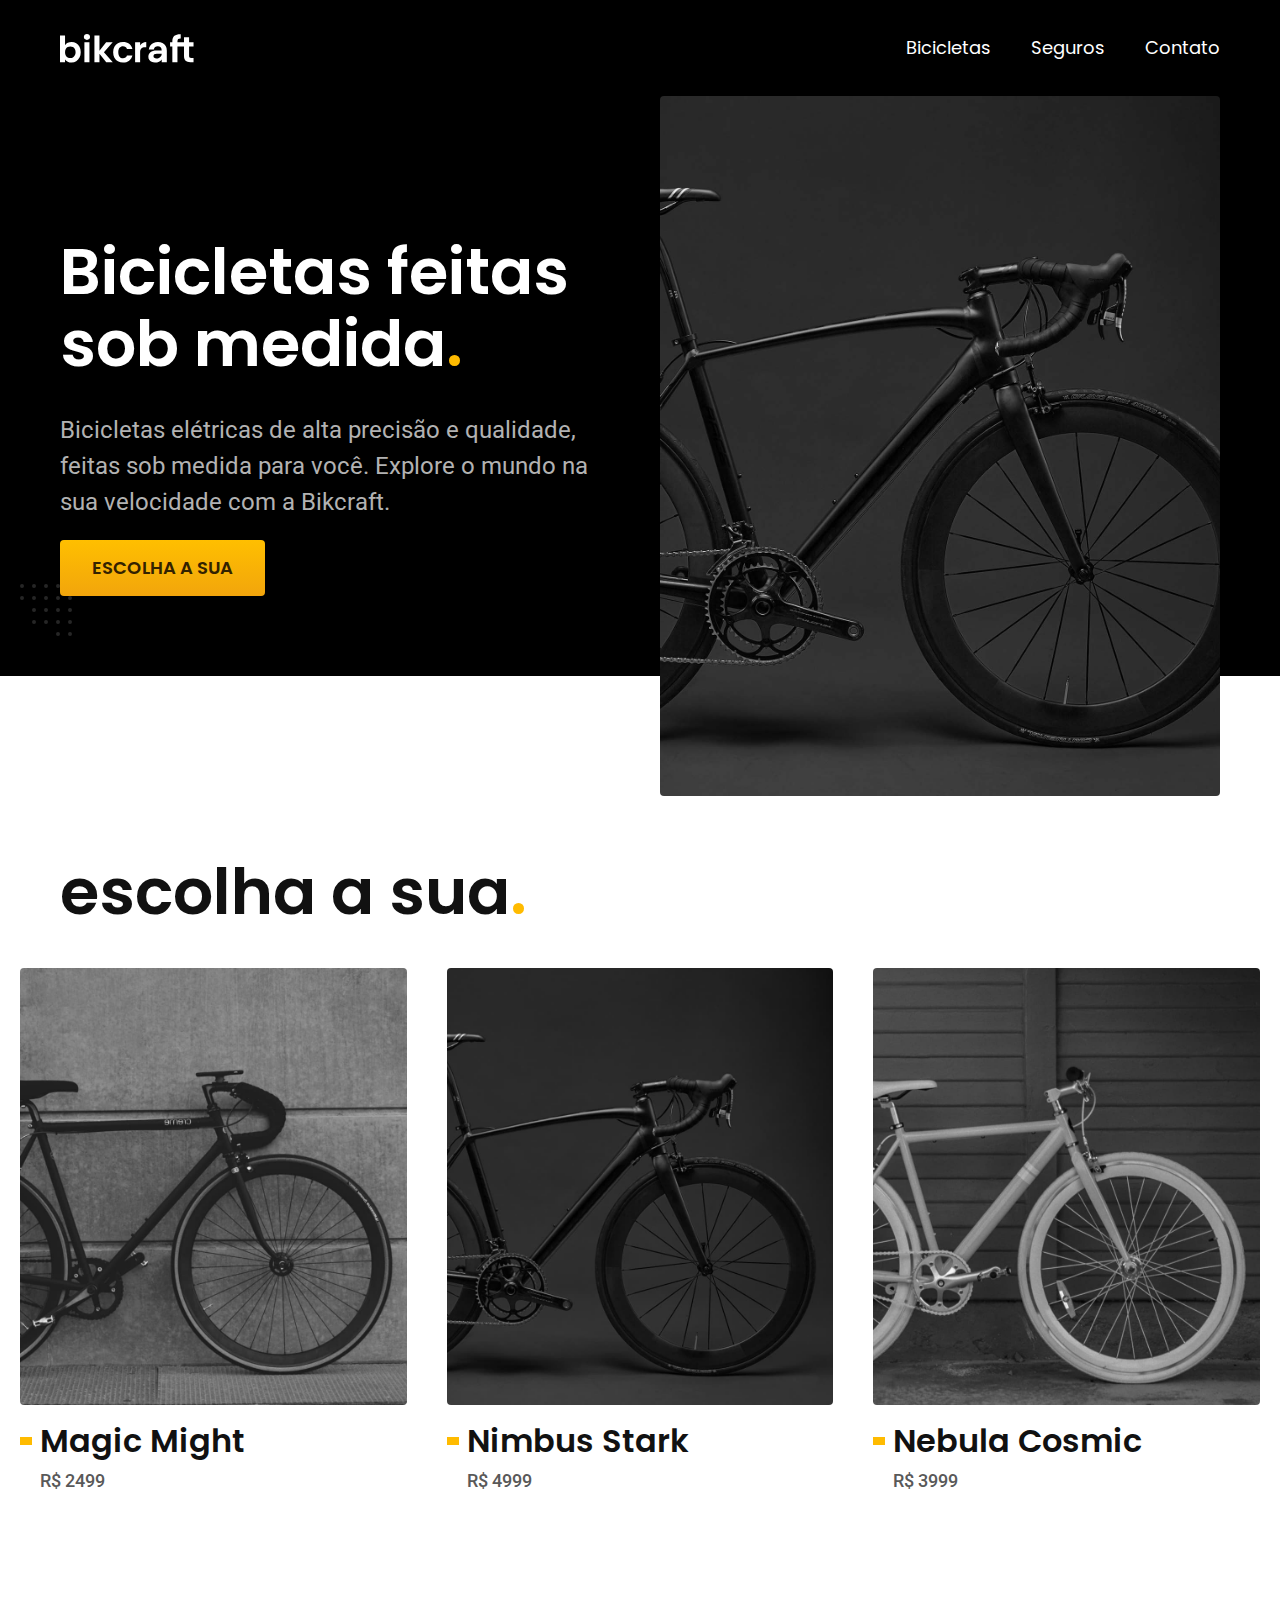
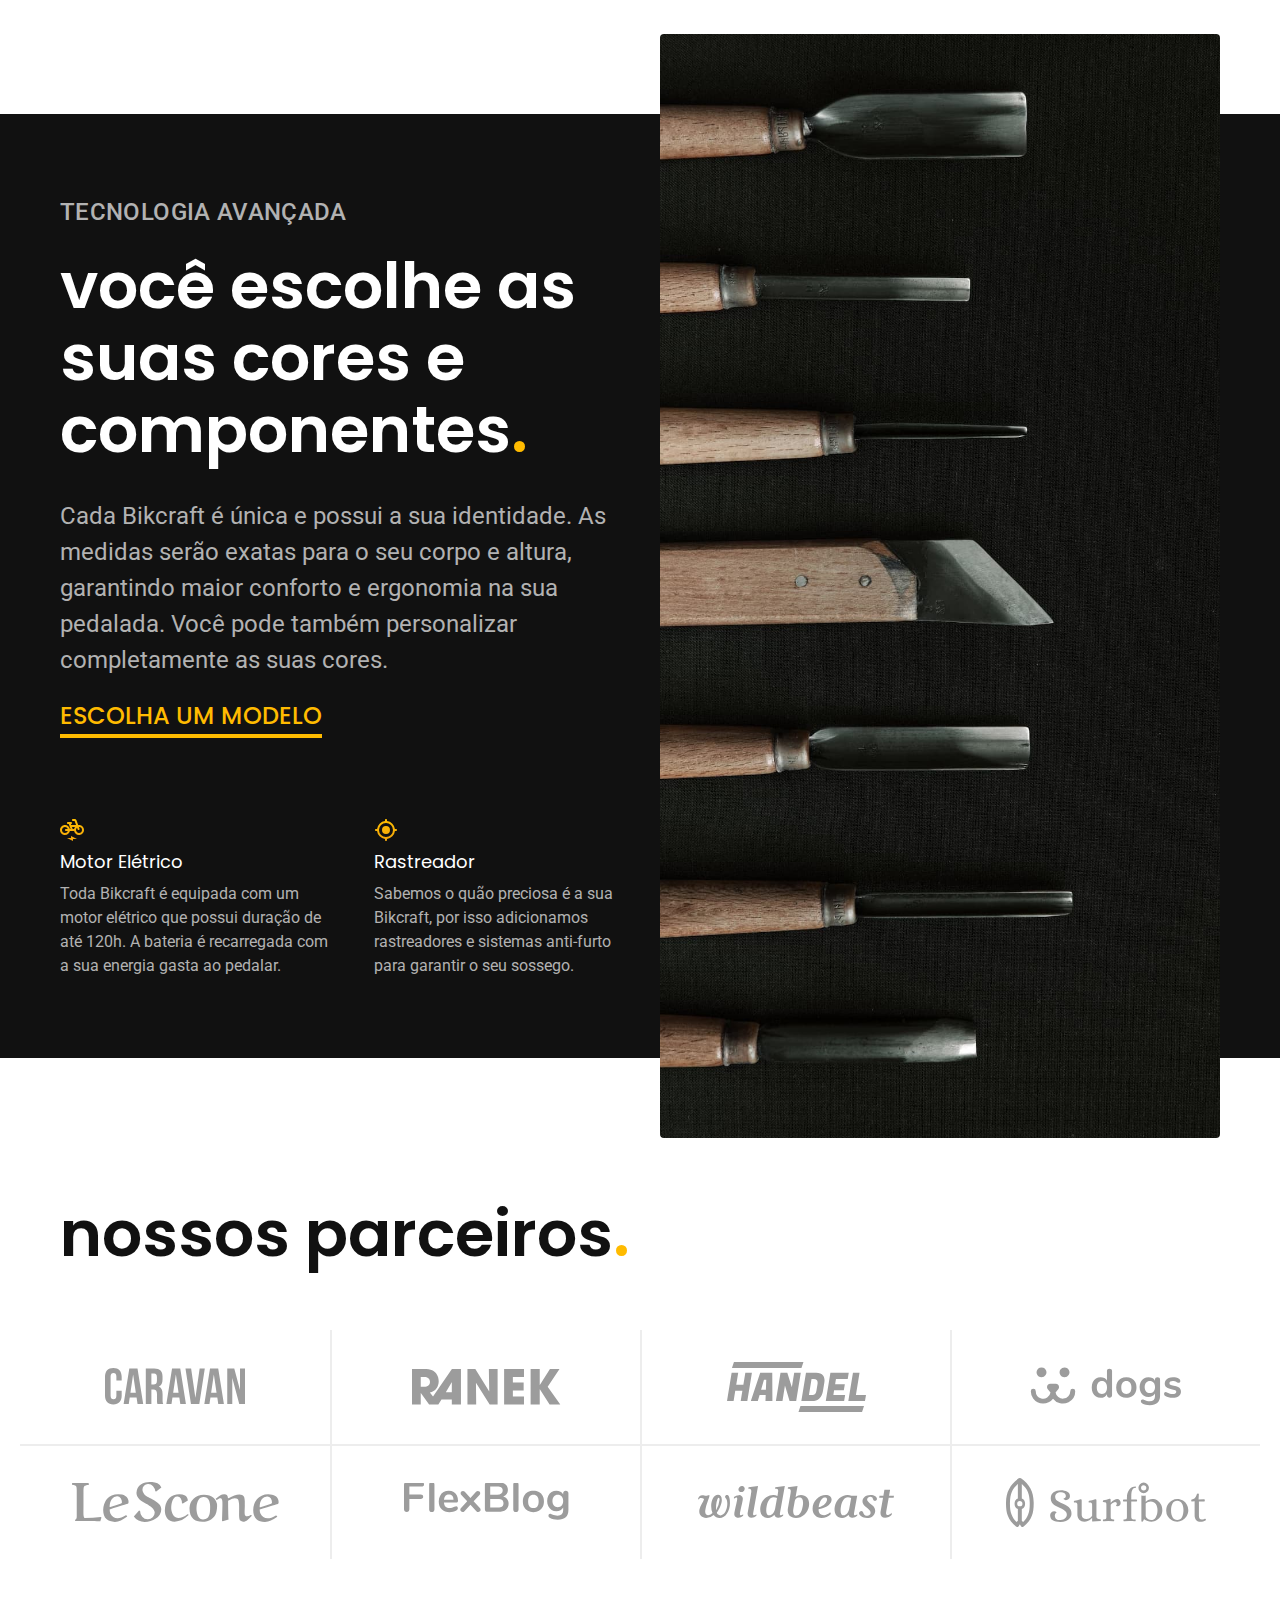
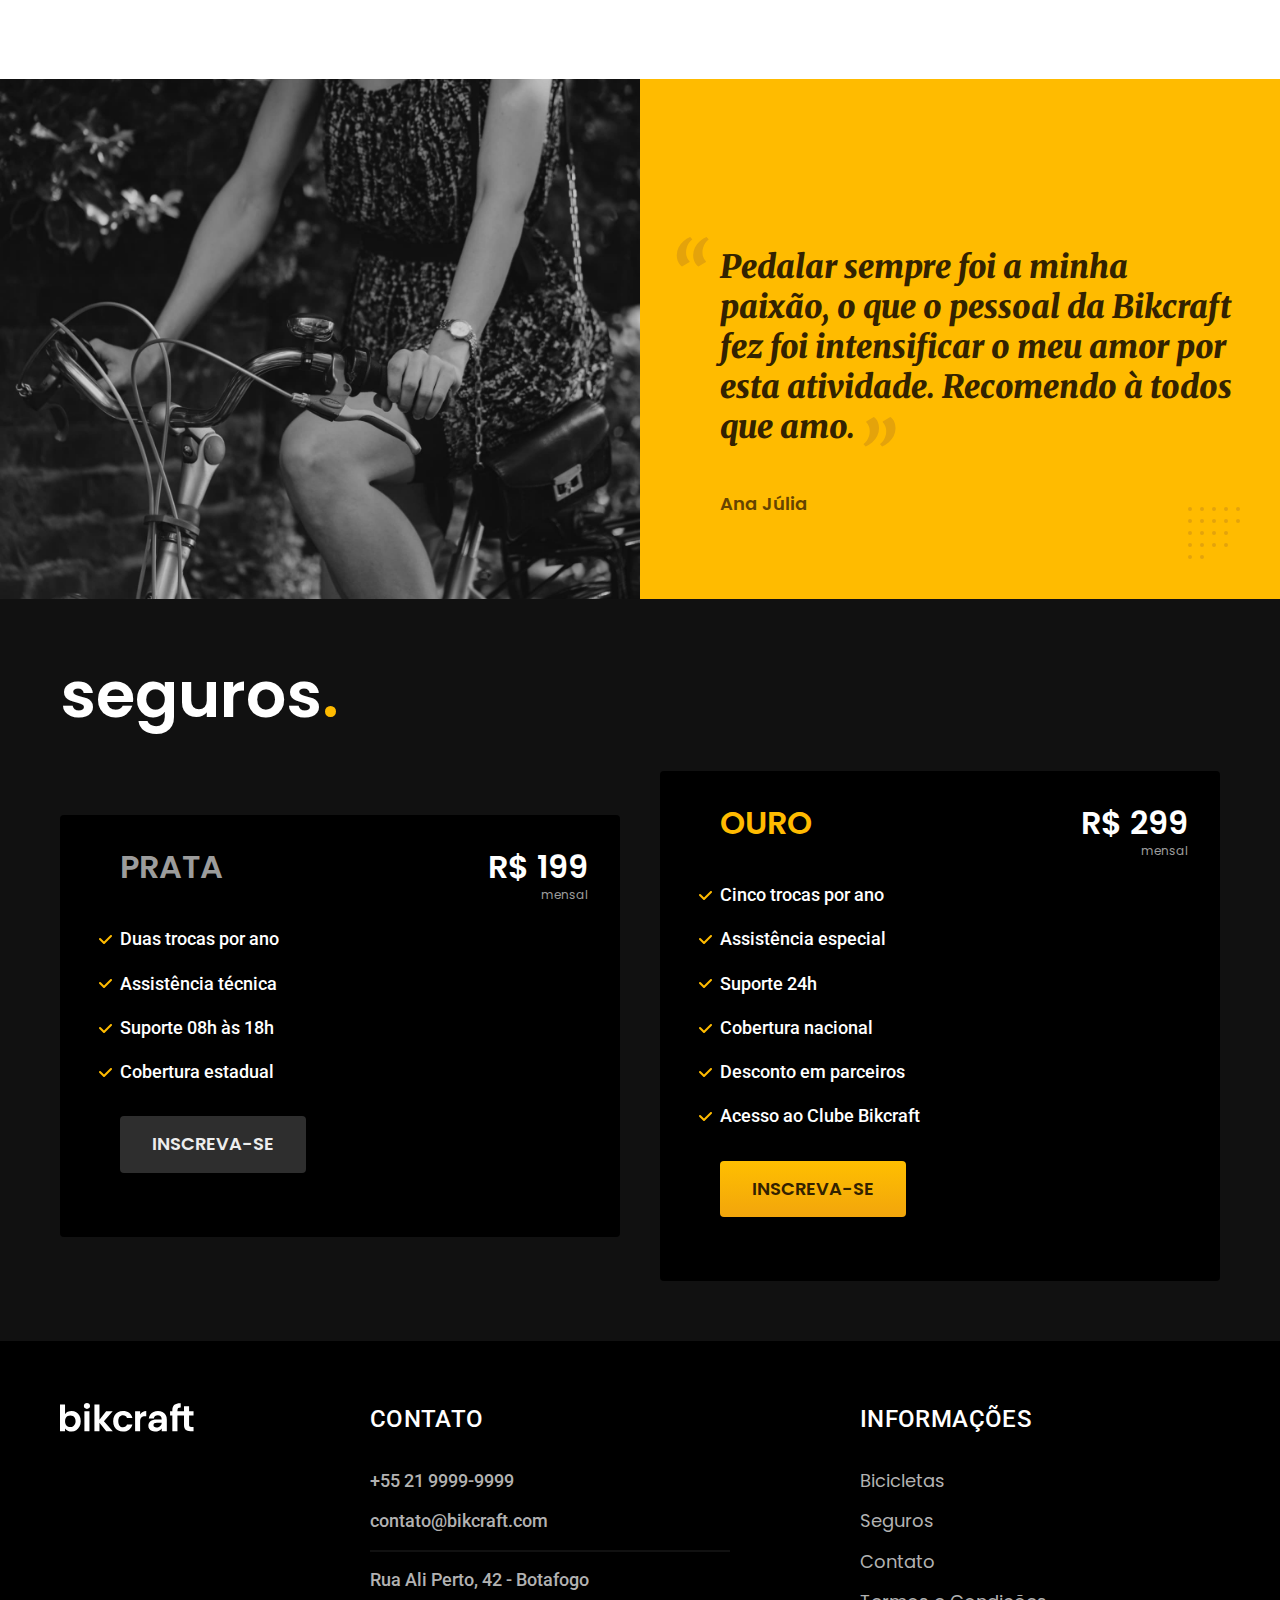
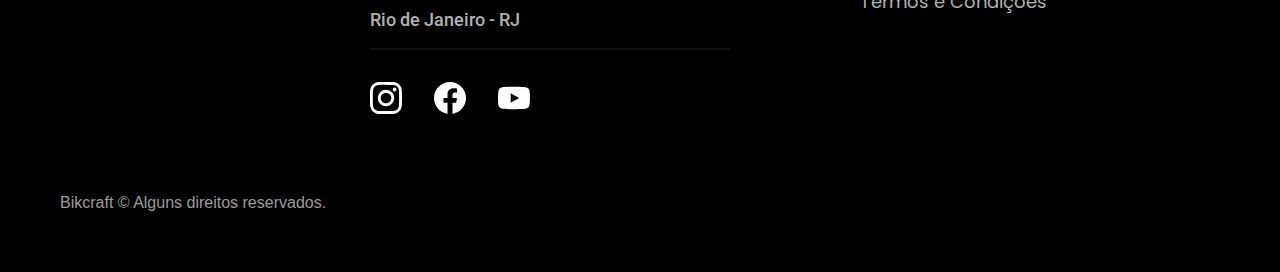
<file: index.html>
<!DOCTYPE html>
<html lang="pt-br">

<head>
  <meta charset="UTF-8">
  <meta http-equiv="X-UA-Compatible" content="IE=edge">
  <meta name="viewport" content="width=device-width, initial-scale=1.0">
  <title>Bikcraft - Bicicletas Elétricas</title>
  <meta name="description" content="Bicicletas elétricas de alta precisão e qualidade, feitas sob medida para o cliente. Explore o mundo na sua velocidade com a Bikcraft.">

  <link rel="icon" href="./favicon.svg" type="image/svg+xml">
  <link rel="preload" href="./css/style.min.css" as="style">
  <link rel="stylesheet" href="./css/style.min.css">

  <link rel="preconnect" href="https://fonts.googleapis.com">
  <link rel="preconnect" href="https://fonts.gstatic.com" crossorigin>
  <link href="https://fonts.googleapis.com/css2?family=Merriweather:ital,wght@1,900&family=Poppins:wght@400;600&family=Roboto:wght@400;500&display=swap" rel="stylesheet">

  <script>document.documentElement.classList.add('js');</script>
</head>

<body>
  <header class="header-bg">
    <div class="container header">
      <a href="./"><img src="./img/bikcraft.svg" width="136" height="32" alt="bikcraft">
      </a>

      <nav aria-label="primaria">
        <ul class="header-menu font-1-m cor-0">
          <li><a href="./bicicletas.html">Bicicletas</a></li>
          <li><a href="./seguros.html">Seguros</a></li>
          <li><a href="./contato.html">Contato</a></li>
        </ul>
      </nav>
    </div>
  </header>

  <main class="introducao-bg">
    <div class="introducao container">
      <div class="introducao-conteudo">
        <h1 class="font-1-xxl cor-0 fadeInDown" data-anime="200">Bicicletas feitas sob medida<span class="cor-p1">.</span></h1>
        <p class="font-2-l cor-5 fadeInDown" data-anime="400">Bicicletas elétricas de alta precisão e qualidade, feitas sob medida para você. Explore o mundo na sua velocidade com a Bikcraft.</p>
        <a class="botao fadeInDown" data-anime="600" href="./bicicletas.html">Escolha a sua</a>
      </div>
      <picture data-anime="800" class="fadeInDown ">
        <source media="(max-width: 800px)" srcset="./img/bicicletas/nimbus.jpg">
        <img src="./img/fotos/introducao.jpg" width="1280" height="1600" alt="Bicicleta elétrica preta.">
      </picture>
    </div>
  </main>

  <article class="bicicletas-lista">
    <h2 class="container font-1-xxl">escolha a sua<span class="cor-p1">.</span></h2>

    <ul>
      <li>
        <a href="./bicicletas/magic.html">
          <img src="./img/bicicletas/magic-home.jpg" width="920" height="1040" alt="Bicicleta preta">
          <h3 class="font-1-xl">Magic Might</h3>
          <span class="font-2-m cor-8">R$ 2499</span>
        </a>
      </li>
      <li>
        <a href="./bicicletas/nimbus.html">
          <img src="./img/bicicletas/nimbus-home.jpg" width="920" height="1040" alt="Bicicleta preta">
          <h3 class="font-1-xl">Nimbus Stark</h3>
          <span class="font-2-m cor-8">R$ 4999</span>
        </a>
      </li>
      <li>
        <a href="./bicicletas/nebula.html">
          <img src="./img/bicicletas/nebula-home.jpg" width="920" height="1040" alt="Bicicleta preta">
          <h3 class="font-1-xl">Nebula Cosmic</h3>
          <span class="font-2-m cor-8">R$ 3999</span>
        </a>
      </li>
    </ul>
  </article>

  <article class="tecnologia-bg">
    <div class="tecnologia container">
      <div class="tecnologia-conteudo">
        <span class="font-2-l-b cor-5">Tecnologia Avançada</span>
        <h2 class="font-1-xxl cor-0">você escolhe as suas cores e componentes<span class="cor-p1">.</span></h2>
        <p class="font-2-l cor-5">Cada Bikcraft é única e possui a sua identidade. As medidas serão exatas para o seu corpo e altura, garantindo maior conforto e ergonomia na sua pedalada. Você pode também personalizar completamente as suas cores.</p>
        <a class="link" href="./bicicletas.html">Escolha um modelo</a>
        <div class="tecnologia-vantagens">
          <div>
            <img src="./img/icones/eletrica.svg" width="24" height="24" alt="">
            <h3 class="font-1-m cor-0">Motor Elétrico</h3>
            <p class="font-2-s cor-5">Toda Bikcraft é equipada com um motor elétrico que possui duração de até 120h. A bateria é recarregada com a sua energia gasta ao pedalar.</p>
          </div>
          <div>
            <img src="./img/icones/rastreador.svg" width="24" height="24" alt="">
            <h3 class="font-1-m cor-0">Rastreador</h3>
            <p class="font-2-s cor-5">Sabemos o quão preciosa é a sua Bikcraft, por isso adicionamos rastreadores e sistemas anti-furto para garantir o seu sossego.</p>
          </div>
        </div>
      </div>
      <div class="tecnologia-imagem">
        <img src="./img/fotos/tecnologia.jpg" width="1200" height="1920" alt="">
      </div>
    </div>
  </article>

  <section class="parceiros" aria-label="Nossos Parceiros">
    <h2 class="container font-1-xxl">nossos parceiros<span class="cor-p1">.</span></h2>

    <ul>
      <li><img src="./img/parceiros/caravan.svg" width="140" height="38" alt="caravan"></li>
      <li><img src="./img/parceiros/ranek.svg" width="149" height="36" alt="ranek"></li>
      <li><img src="./img/parceiros/handel.svg" width="139" height="50" alt="handel"></li>
      <li><img src="./img/parceiros/dogs.svg" width="152" height="39" alt="dogs"></li>
      <li><img src="./img/parceiros/lescone.svg" width="208" height="41" alt="lescone"></li>
      <li><img src="./img/parceiros/flexblog.svg" width="165" height="38" alt="flexblog"></li>
      <li><img src="./img/parceiros/wildbeast.svg" width="196" height="34" alt="wildbeast"></li>
      <li><img src="./img/parceiros/surfbot.svg" width="200" height="49" alt="surfbot"></li>
    </ul>
  </section>

  <section class="depoimento" aria-label="Depoimento">
    <div>
      <img src="./img/fotos/depoimento.jpg" width="1560" height="1360" alt="Pessoa pedalando uma bicicleta Bikcraft">
    </div>
    <div class="depoimento-conteudo">
      <blockquote class="font-1-xl cor-p5">
        <p>Pedalar sempre foi a minha paixão, o que o pessoal da Bikcraft fez foi intensificar o meu amor por esta atividade. Recomendo à todos que amo.</p>
        <span class="font-1-m-b cor-p4">Ana Júlia</span>
      </blockquote>
    </div>
  </section>

  <article class="seguros-bg">
    <div class="seguros container">
      <h2 class="font-1-xxl cor-0">seguros<span class="cor-p1">.</span></h2>
      <div class="seguros-item">
        <h3 class="font-1-xl cor-6">PRATA</h3>
        <span class="font-1-xl cor-0">R$ 199 <span class="font-1-xs cor-6">mensal</span></span>
        <ul class="font-2-m cor-0">
          <li>Duas trocas por ano</li>
          <li>Assistência técnica</li>
          <li>Suporte 08h às 18h</li>
          <li>Cobertura estadual</li>
        </ul>
        <a class="botao secundario" href="./orcamento.html">Inscreva-se</a>
      </div>
      <div class="seguros-item">
        <h3 class="font-1-xl cor-p1">OURO</h3>
        <span class="font-1-xl cor-0">R$ 299 <span class="font-1-xs cor-6">mensal</span></span>
        <ul class="font-2-m cor-0">
          <li>Cinco trocas por ano</li>
          <li>Assistência especial</li>
          <li>Suporte 24h</li>
          <li>Cobertura nacional</li>
          <li>Desconto em parceiros</li>
          <li>Acesso ao Clube Bikcraft</li>
        </ul>
        <a class="botao" href="./orcamento.html">Inscreva-se</a>
      </div>
    </div>
  </article>

  <footer class="footer-bg">
    <div class="footer container">
      <img src="./img/bikcraft.svg" width="136" height="32" alt="Bikcraft">
      <div class="footer-contato">
        <h3 class="font-2-l-b cor-0">Contato</h3>
        <ul class="font-2-m cor-5">
          <li><a href="tel:+55219999999">+55 21 9999-9999</a></li>
          <li><a href="mailto:contato@bikcraft.com">contato@bikcraft.com</a></li>
          <li>Rua Ali Perto, 42 - Botafogo</li>
          <li>Rio de Janeiro - RJ</li>
        </ul>
        <div class="footer-redes">
          <a href="./">
            <img src="./img/redes/instagram.svg" width="32" height="32" alt="Instagram">
          </a>
          <a href="./">
            <img src="./img/redes/facebook.svg" width="32" height="32" alt="Facebook">
          </a>
          <a href="./">
            <img src="./img/redes/youtube.svg" width="32" height="32" alt="Youtube">
          </a>
        </div>
      </div>
      <div class="footer-informacoes">
        <h3 class="font-2-l-b cor-0">Informações</h3>
        <nav>
          <ul class="font-1-m cor-5">
            <li><a href="./bicicletas.html">Bicicletas</a></li>
            <li><a href="./seguros.html">Seguros</a></li>
            <li><a href="./contato.html">Contato</a></li>
            <li><a href="./termos.html">Termos e Condições</a></li>
          </ul>
        </nav>
      </div>
      <p class="footer-copy cont-2-m cor-6">Bikcraft © Alguns direitos reservados.</p>
    </div>
  </footer>

  <script src="./js/plugins/simple-anime.js"></script>
  <script src="./js/script.js"></script>
</body>

</html>
</file>
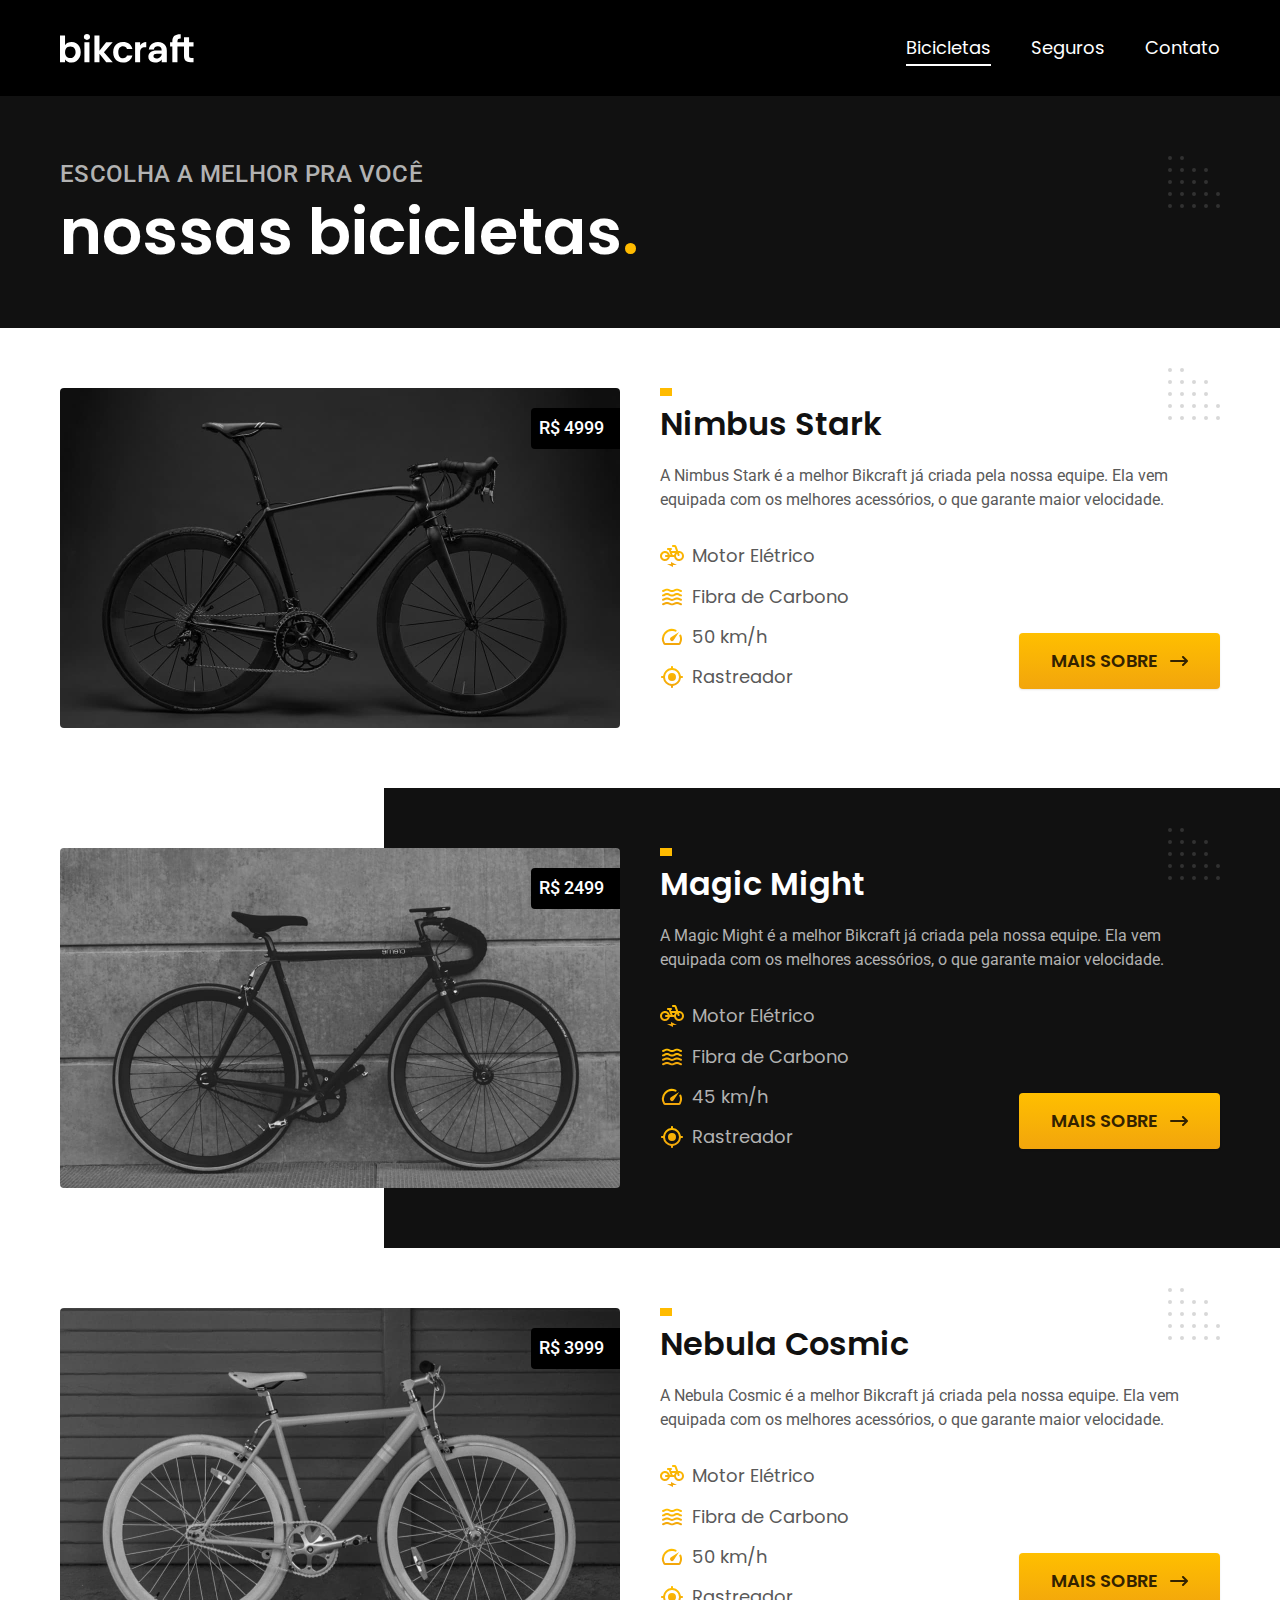
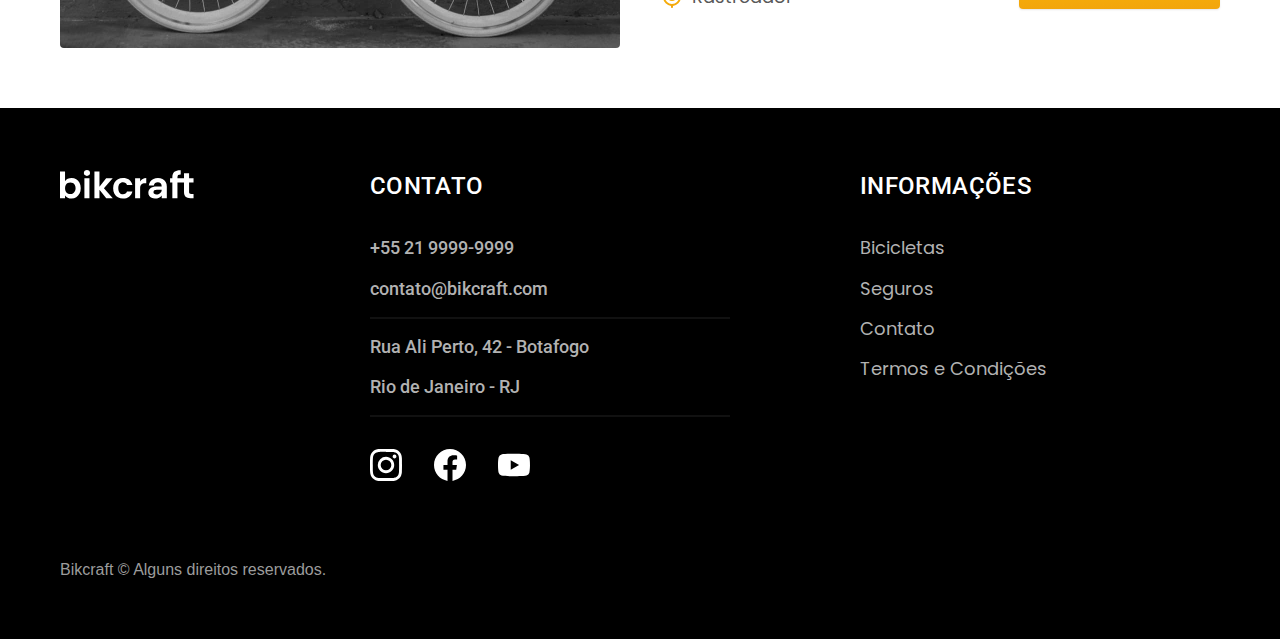
<file: bicicletas.html>
<!DOCTYPE html>
<html lang="pt-br">

<head>
  <meta charset="UTF-8">
  <meta http-equiv="X-UA-Compatible" content="IE=edge">
  <meta name="viewport" content="width=device-width, initial-scale=1.0">
  <title>Bicicletas | Bikcraft</title>
  <meta name="description" content="Termos e condições">
  <link rel="icon" href="./favicon.svg" type="image/svg+xml">
  <link rel="preload" href="./css/style.min.css" as="style">
  <link rel="stylesheet" href="./css/style.min.css">

  <link rel="preconnect" href="https://fonts.googleapis.com">
  <link rel="preconnect" href="https://fonts.gstatic.com" crossorigin>
  <link href="https://fonts.googleapis.com/css2?family=Merriweather:ital,wght@1,900&family=Poppins:wght@400;600&family=Roboto:wght@400;500&display=swap" rel="stylesheet">
  <script> document.documentElement.classList.add('js');</script>
</head>

<body id="bicicletas">
  <header class="header-bg">
    <div class="container header">
      <a href="./"><img src="./img/bikcraft.svg" width="136" height="32" alt="bikcraft">
      </a>

      <nav aria-label="primaria">
        <ul class="header-menu font-1-m cor-0">
          <li><a href="./bicicletas.html">Bicicletas</a></li>
          <li><a href="./seguros.html">Seguros</a></li>
          <li><a href="./contato.html">Contato</a></li>
        </ul>
      </nav>
    </div>
  </header>

  <main>
    <div class="titulo-bg">
      <div class="titulo container">
        <p class="font-2-l-b cor-5">Escolha a melhor pra você</p>
        <h1 class="font-1-xxl cor-0">nossas bicicletas<span class="cor-p1">.</span></h1>
      </div>
    </div>

    <div class="bicicletas container">
      <div class="bicicletas-imagem">
        <img src="./img/bicicletas/nimbus.jpg" width="1120" height="680" alt="Bicicleta preta">
        <span class="font-2-m cor-0">R$ 4999</span>
      </div>
      <div class="bicicletas-conteudo">
        <h2 class="font-1-xl">Nimbus Stark</h2>
        <p class="font-2-s cor-8">A Nimbus Stark é a melhor Bikcraft já criada pela nossa equipe. Ela vem equipada com os melhores acessórios, o que garante maior velocidade.</p>
        <ul class="font-1-m cor-8">
          <li>
            <img src="./img/icones/eletrica.svg" width="32" height="32" alt="">
            Motor Elétrico
          </li>
          <li>
            <img src="./img/icones/carbono.svg" width="32" height="32" alt="">
            Fibra de Carbono
          </li>
          <li>
            <img src="./img/icones/velocidade.svg" width="32" height="32" alt="">
            50 km/h
          </li>
          <li>
            <img src="./img/icones/rastreador.svg" width="32" height="32" alt="">
            Rastreador
          </li>
        </ul>
        <a class="botao seta" href="./bicicletas/nimbus.html">Mais Sobre</a>
      </div>
    </div>

    <div class="bicicletas-bg">
      <div class="bicicletas container">
        <div class="bicicletas-imagem">
          <img src="./img/bicicletas/magic.jpg" width="1120" height="680" alt="Bicicleta preta">
          <span class="font-2-m cor-0">R$ 2499</span>
        </div>
        <div class="bicicletas-conteudo">
          <h2 class="font-1-xl cor-0">Magic Might</h2>
          <p class="font-2-s cor-5">A Magic Might é a melhor Bikcraft já criada pela nossa equipe. Ela vem equipada com os melhores acessórios, o que garante maior velocidade.</p>
          <ul class="font-1-m cor-5">
            <li>
              <img src="./img/icones/eletrica.svg" width="32" height="32" alt="">
              Motor Elétrico
            </li>
            <li>
              <img src="./img/icones/carbono.svg" width="32" height="32" alt="">
              Fibra de Carbono
            </li>
            <li>
              <img src="./img/icones/velocidade.svg" width="32" height="32" alt="">
              45 km/h
            </li>
            <li>
              <img src="./img/icones/rastreador.svg" width="32" height="32" alt="">
              Rastreador
            </li>
          </ul>
          <a class="botao seta" href="./bicicletas/magic.html">Mais Sobre</a>

        </div>
      </div>
    </div>



    <div class="bicicletas container">
      <div class="bicicletas-imagem">
        <img src="./img/bicicletas/nebula.jpg" width="1120" height="680" alt="Bicicleta preta">
        <span class="font-2-m cor-0">R$ 3999</span>
      </div>
      <div class="bicicletas-conteudo">
        <h2 class="font-1-xl">Nebula Cosmic</h2>
        <p class="font-2-s cor-8">A Nebula Cosmic é a melhor Bikcraft já criada pela nossa equipe. Ela vem equipada com os melhores acessórios, o que garante maior velocidade.</p>
        <ul class="font-1-m cor-8">
          <li>
            <img src="./img/icones/eletrica.svg" width="32" height="32" alt="">
            Motor Elétrico
          </li>
          <li>
            <img src="./img/icones/carbono.svg" width="32" height="32" alt="">
            Fibra de Carbono
          </li>
          <li>
            <img src="./img/icones/velocidade.svg" width="32" height="32" alt="">
            50 km/h
          </li>
          <li>
            <img src="./img/icones/rastreador.svg" width="32" height="32" alt="">
            Rastreador
          </li>
        </ul>
        <a class="botao seta" href="./bicicletas/nebula.html">Mais Sobre</a>

      </div>
    </div>

  </main>

  <footer class="footer-bg">
    <div class="footer container">
      <img src="./img/bikcraft.svg" width="136" height="32" alt="Bikcraft">
      <div class="footer-contato">
        <h3 class="font-2-l-b cor-0">Contato</h3>
        <ul class="font-2-m cor-5">
          <li><a href="tel:+55219999999">+55 21 9999-9999</a></li>
          <li><a href="mailto:contato@bikcraft.com">contato@bikcraft.com</a></li>
          <li>Rua Ali Perto, 42 - Botafogo</li>
          <li>Rio de Janeiro - RJ</li>
        </ul>
        <div class="footer-redes">
          <a href="./">
            <img src="./img/redes/instagram.svg" width="32" height="32" alt="Instagram">
          </a>
          <a href="./">
            <img src="./img/redes/facebook.svg" width="32" height="32" alt="Facebook">
          </a>
          <a href="./">
            <img src="./img/redes/youtube.svg" width="32" height="32" alt="Youtube">
          </a>
        </div>
      </div>
      <div class="footer-informacoes">
        <h3 class="font-2-l-b cor-0">Informações</h3>
        <nav>
          <ul class="font-1-m cor-5">
            <li><a href="./bicicletas.html">Bicicletas</a></li>
            <li><a href="./seguros.html">Seguros</a></li>
            <li><a href="./contato.html">Contato</a></li>
            <li><a href="./termos.html">Termos e Condições</a></li>
          </ul>
        </nav>
      </div>
      <p class="footer-copy cont-2-m cor-6">Bikcraft © Alguns direitos reservados.</p>
    </div>
  </footer>

  <script src="./js/script.js"></script>
</body>

</html>
</file>
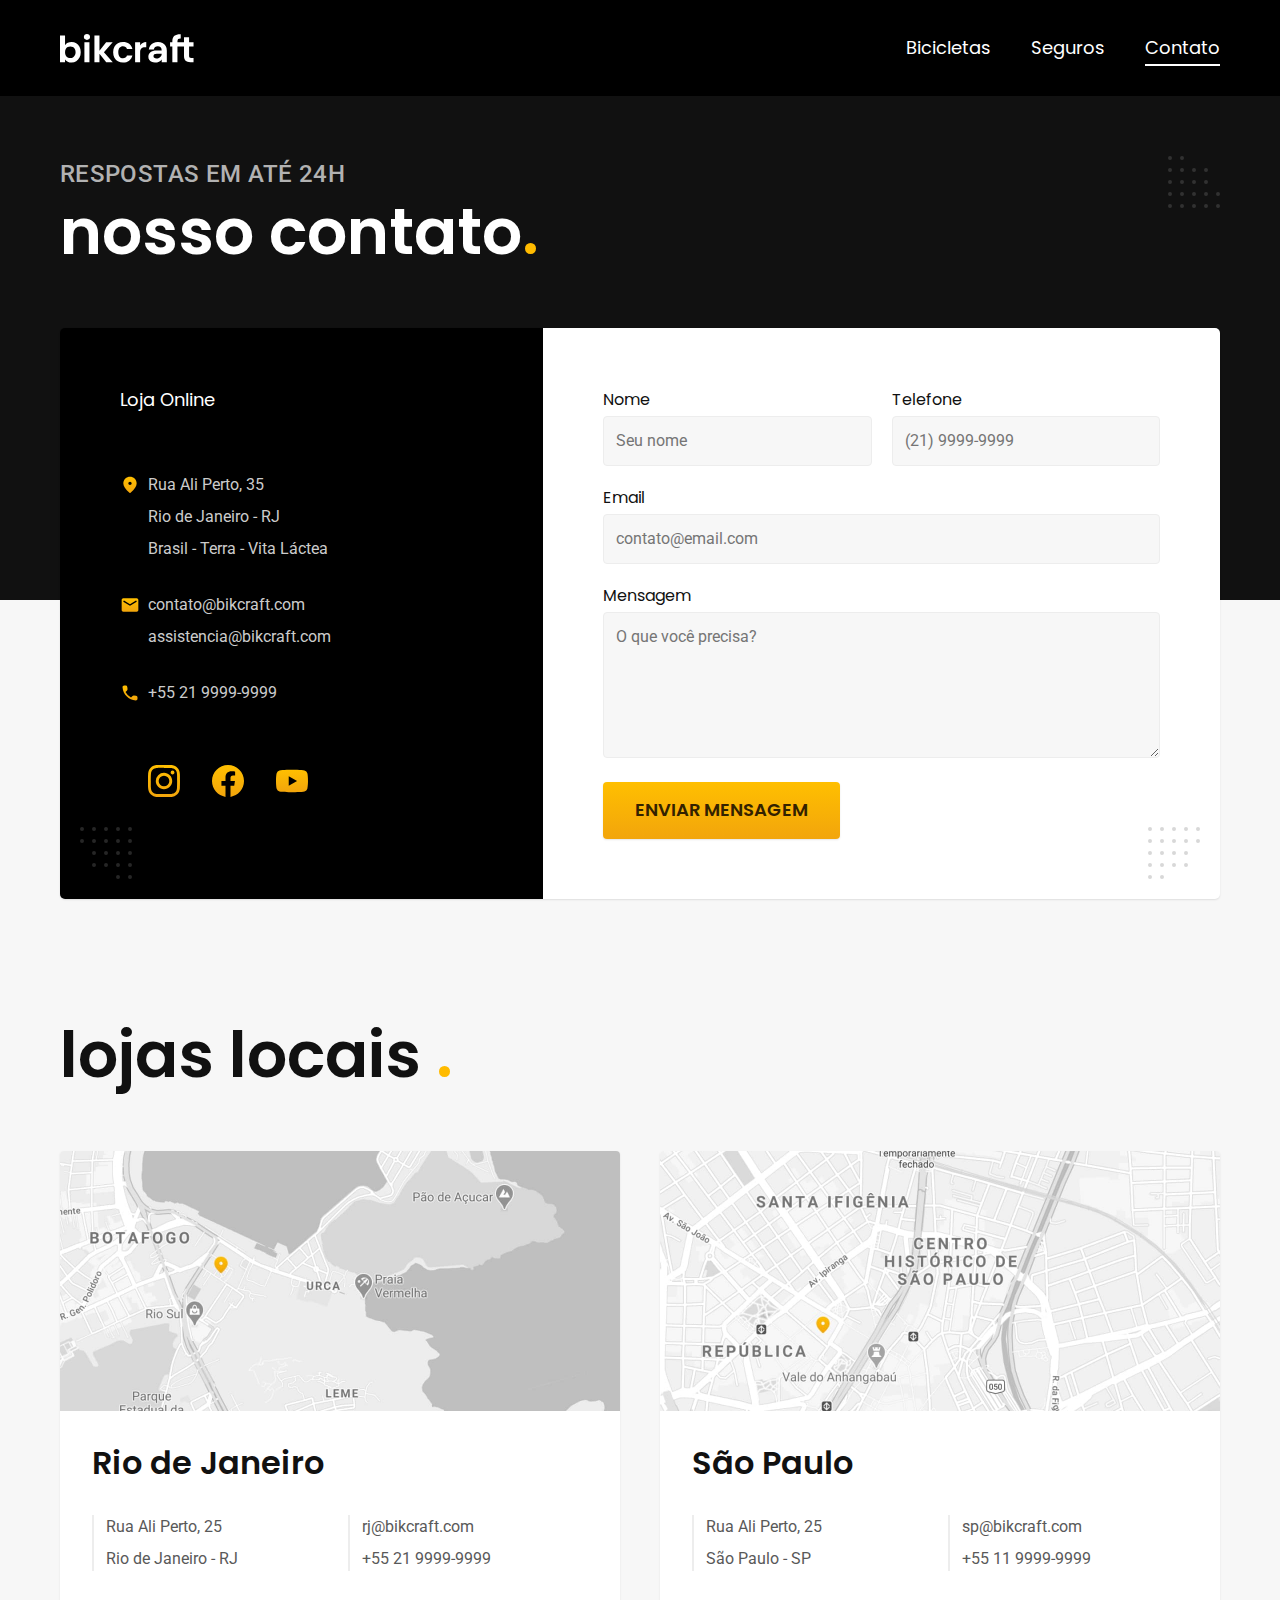
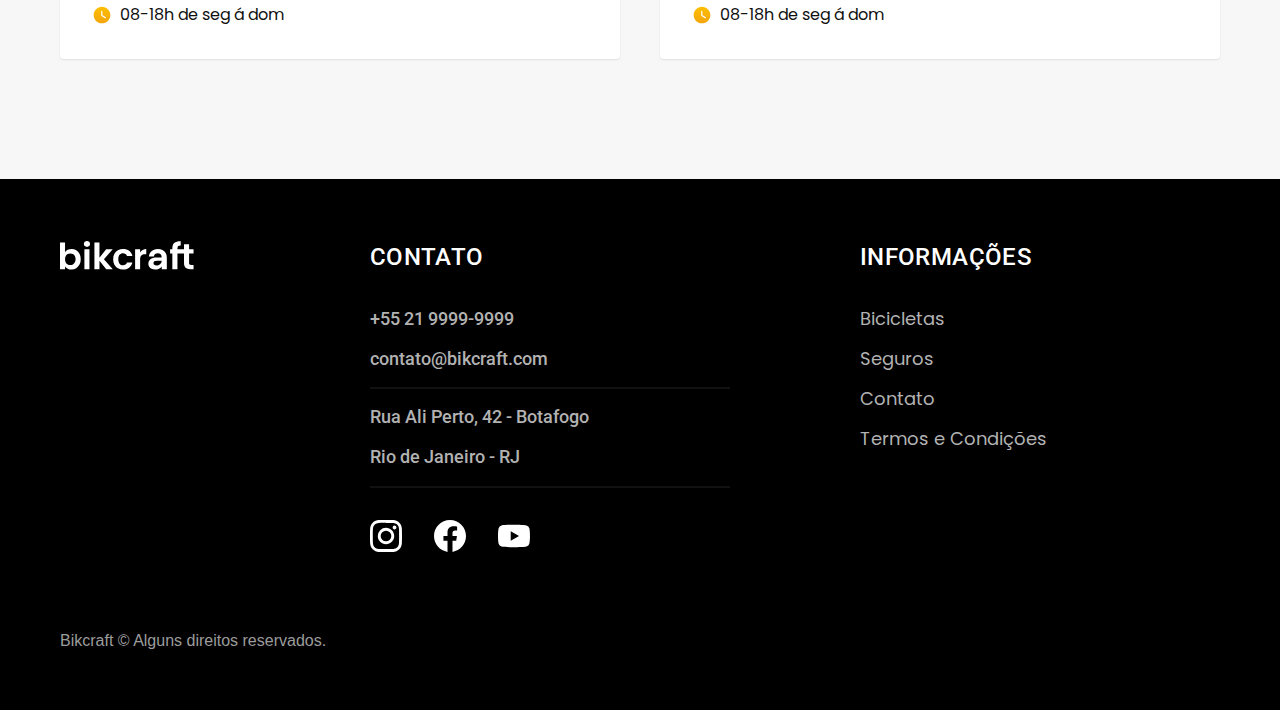
<file: contato.html>
<!DOCTYPE html>
<html lang="pt-br">

<head>
  <meta charset="UTF-8">
  <meta http-equiv="X-UA-Compatible" content="IE=edge">
  <meta name="viewport" content="width=device-width, initial-scale=1.0">
  <title>Contato | Bikcraft</title>
  <meta name="description" content="Contato">
  <link rel="icon" href="./favicon.svg" type="image/svg+xml">
  <link rel="preload" href="./css/style.min.css" as="style">
  <link rel="stylesheet" href="./css/style.min.css">

  <link rel="preconnect" href="https://fonts.googleapis.com">
  <link rel="preconnect" href="https://fonts.gstatic.com" crossorigin>
  <link href="https://fonts.googleapis.com/css2?family=Merriweather:ital,wght@1,900&family=Poppins:wght@400;600&family=Roboto:wght@400;500&display=swap" rel="stylesheet">
  <script> document.documentElement.classList.add('js');</script>
</head>

<body id="contato">
  <header class="header-bg">
    <div class="container header">
      <a href="./"><img src="./img/bikcraft.svg" width="136" height="32" alt="bikcraft">
      </a>

      <nav aria-label="primaria">
        <ul class="header-menu font-1-m cor-0">
          <li><a href="./bicicletas.html">Bicicletas</a></li>
          <li><a href="./seguros.html">Seguros</a></li>
          <li><a href="./contato.html">Contato</a></li>
        </ul>
      </nav>
    </div>
  </header>

  <main>
    <div class="titulo-bg">
      <div class="titulo container">
        <p class="font-2-l-b cor-5">Respostas em até 24h</p>
        <h1 class="font-1-xxl cor-0">nosso contato<span class="cor-p1">.</span></h1>
      </div>
    </div>

    <div class="contato container">
      <section class="contato-dados" aria-label="Endereço">
        <h2 class="font-1-m cor-0">Loja Online</h2>
        <div class="contato-endereco font-2-s cor-4">
          <p>Rua Ali Perto, 35</p>
          <p>Rio de Janeiro - RJ</p>
          <p>Brasil - Terra - Vita Láctea</p>
        </div>
        <address class="contato-meios font-2-s cor-4">
          <a href="mailto:contato@bikcraft.com">contato@bikcraft.com</a>
          <a href="mailto:assistencia@bikcraft.com">assistencia@bikcraft.com</a>
          <a href="tel:+55219999999">+55 21 9999-9999</a>
        </address>
        <div class="contato-redes">
          <a href="./">
            <img src="./img/redes/instagram-p.svg" width="32" height="32" alt="Instagram">
          </a>
          <a href="./">
            <img src="./img/redes/facebook-p.svg" width="32" height="32" alt="Facebook">
          </a>
          <a href="./">
            <img src="./img/redes/youtube-p.svg" width="32" height="32" alt="Youtube">
          </a>
        </div>
      </section>
      <section class="contato-formulario" aria-label="Formulário">
        <form class="form" action="./contato.html">
          <div>
            <label for="nome">Nome</label>
            <input type="text" id="nome" name="nome" placeholder="Seu nome">
          </div>
          <div>
            <label for="telefone">Telefone</label>
            <input type="text" id="telefone" name="telefone" placeholder="(21) 9999-9999">
          </div>
          <div class="col-2">
            <label for="email">Email</label>
            <input type="text" id="email" name="email" placeholder="contato@email.com">
          </div>
          <div class="col-2">
            <label for="mensagem">Mensagem</label>
            <textarea rows="5" id="mensagem" name="mensagem" placeholder="O que você precisa?"></textarea>
          </div>
          <button class="botao col-2">Enviar Mensagem</button>
        </form>
      </section>
    </div>
  </main>

  <article class="lojas container">
    <h2 class="font-1-xxl">lojas locais <span class="cor-p1">.</span></h2>
    <div class="lojas-item">
      <img src="./img/lojas/rj.jpg" width="1120" height="520" alt="mapa marcando o endereço em Rua Ali Perto, 25 - Rio de Janeiro - RJ">
      <div class="lojas-conteudo">
        <h3 class="font-1-xl">Rio de Janeiro</h3>
        <div class="lojas-dados font-2-s cor-8">
          <p>Rua Ali Perto, 25</p>
          <p>Rio de Janeiro - RJ</p>
        </div>
        <div class="lojas-dados font-2-s cor-8">
          <a href="mailto:rj@bikcraft.com">rj@bikcraft.com</a>
          <a href="tel:+55219999999">+55 21 9999-9999</a>
        </div>
        <p class="lojas-tempo font-1-s"><img src="./img/icones/horario.svg" width="20" height="20" alt="">08-18h de seg á dom</p>
      </div>
    </div>
    <div class="lojas-item">
      <img src="./img/lojas/sp.jpg" width="1120" height="520" alt="mapa marcando o endereço em Rua Ali Perto, 25 - São Paulo - SP">
      <div class="lojas-conteudo">
        <h3 class="font-1-xl">São Paulo</h3>
        <div class="lojas-dados font-2-s cor-8">
          <p>Rua Ali Perto, 25</p>
          <p>São Paulo - SP</p>
        </div>
        <div class="lojas-dados font-2-s cor-8">
          <a href="mailto:sp@bikcraft.com">sp@bikcraft.com</a>
          <a href="tel:+55219999999">+55 11 9999-9999</a>
        </div>
        <p class="lojas-tempo font-1-s"><img src="./img/icones/horario.svg" width="20" height="20" alt="">08-18h de seg á dom</p>
      </div>
    </div>
  </article>

  <footer class="footer-bg">
    <div class="footer container">
      <img src="./img/bikcraft.svg" width="136" height="32" alt="Bikcraft">
      <div class="footer-contato">
        <h3 class="font-2-l-b cor-0">Contato</h3>
        <ul class="font-2-m cor-5">
          <li><a href="tel:+55219999999">+55 21 9999-9999</a></li>
          <li><a href="mailto:contato@bikcraft.com">contato@bikcraft.com</a></li>
          <li>Rua Ali Perto, 42 - Botafogo</li>
          <li>Rio de Janeiro - RJ</li>
        </ul>
        <div class="footer-redes">
          <a href="./">
            <img src="./img/redes/instagram.svg" width="32" height="32" alt="Instagram">
          </a>
          <a href="./">
            <img src="./img/redes/facebook.svg" width="32" height="32" alt="Facebook">
          </a>
          <a href="./">
            <img src="./img/redes/youtube.svg" width="32" height="32" alt="Youtube">
          </a>
        </div>
      </div>
      <div class="footer-informacoes">
        <h3 class="font-2-l-b cor-0">Informações</h3>
        <nav>
          <ul class="font-1-m cor-5">
            <li><a href="./bicicletas.html">Bicicletas</a></li>
            <li><a href="./seguros.html">Seguros</a></li>
            <li><a href="./contato.html">Contato</a></li>
            <li><a href="./termos.html">Termos e Condições</a></li>
          </ul>
        </nav>
      </div>
      <p class="footer-copy cont-2-m cor-6">Bikcraft © Alguns direitos reservados.</p>
    </div>
  </footer>

  <script src="./js/script.js"></script>
</body>

</html>
</file>
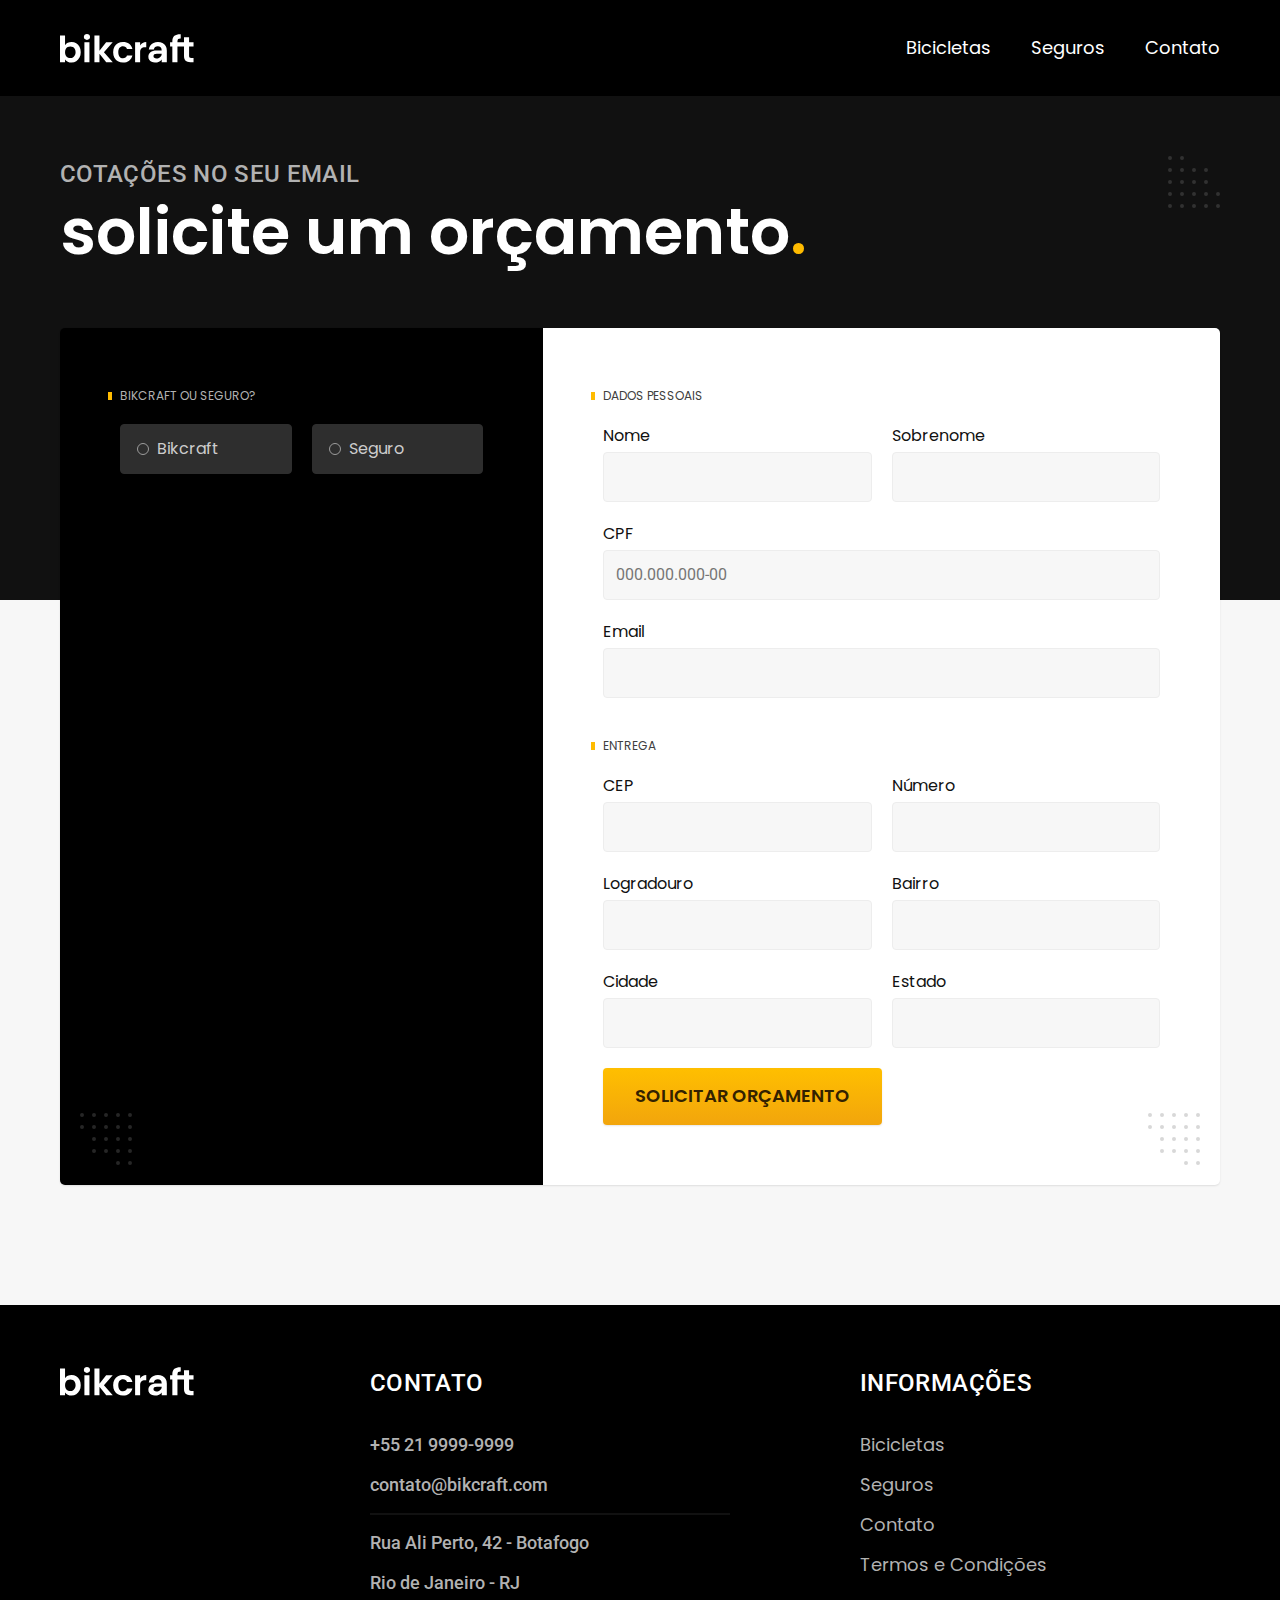
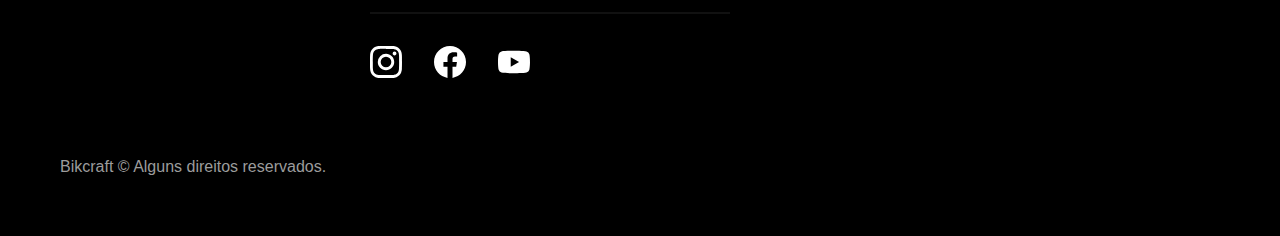
<file: orcamento.html>
<!DOCTYPE html>
<html lang="pt-br">

<head>
  <meta charset="UTF-8">
  <meta http-equiv="X-UA-Compatible" content="IE=edge">
  <meta name="viewport" content="width=device-width, initial-scale=1.0">
  <title> Orçamento | Bikcraft</title>
  <meta name="description" content="Termos e condições">
  <link rel="icon" href="./favicon.svg" type="image/svg+xml">
  <link rel="preload" href="./css/style.min.css" as="style">
  <link rel="stylesheet" href="./css/style.min.css">

  <link rel="preconnect" href="https://fonts.googleapis.com">
  <link rel="preconnect" href="https://fonts.gstatic.com" crossorigin>
  <link href="https://fonts.googleapis.com/css2?family=Merriweather:ital,wght@1,900&family=Poppins:wght@400;600&family=Roboto:wght@400;500&display=swap" rel="stylesheet">
  <script> document.documentElement.classList.add('js');</script>
</head>

<body id="orcamento">
  <header class="header-bg">
    <div class="container header">
      <a href="./"><img src="./img/bikcraft.svg" width="136" height="32" alt="bikcraft">
      </a>

      <nav aria-label="primaria">
        <ul class="header-menu font-1-m cor-0">
          <li><a href="./bicicletas.html">Bicicletas</a></li>
          <li><a href="./seguros.html">Seguros</a></li>
          <li><a href="./contato.html">Contato</a></li>
        </ul>
      </nav>
    </div>
  </header>

  <main>
    <div class="titulo-bg">
      <div class="titulo container">
        <p class="font-2-l-b cor-5">Cotações no seu email</p>
        <h1 class="font-1-xxl cor-0">solicite um orçamento<span class="cor-p1">.</span></h1>
      </div>
    </div>

    <form class="orcamento container" action="./orcamento.html">
      <div class="orcamento-produto">
        <h2 class="font-1-xs cor-5">Bikcraft ou Seguro?</h2>

        <input type="radio" name="tipo" value="bikcraft" id="bikcraft">
        <label for="bikcraft">Bikcraft</label>

        <input type="radio" name="tipo" value="seguro" id="seguro">
        <label for="seguro">Seguro</label>

        <div class="orcamento-conteudo" id="orcamento-bikcraft">
          <h2 class="font-1-xs cor-5">Escolha a sua</h2>

          <input type="radio" name="produto" value="nimbus" id="nimbus">
          <label for="nimbus">Nimbus Stark <span>R$ 4999</span></label>
          <div class="orcamento-detalhes">
            <ul class="font-1-xs cor-8">
              <li><img src="./img/icones/eletrica.svg" width="32" height="32" alt="">Motor Elétrico</li>
              <li><img src="./img/icones/carbono.svg" width="32" height="32" alt="">Carbono</li>
              <li><img src="./img/icones/velocidade.svg" width="32" height="32" alt="">50 km/h</li>
              <li><img src="./img/icones/rastreador.svg" width="32" height="32" alt="">Rastreador</li>
            </ul>
            <img src="./img/bicicletas/nimbus.jpg" width="1120" height="680" alt="Bicicleta preta">
          </div>

          <input type="radio" name="produto" value="magic" id="magic">
          <label for="magic">Magic Might <span>R$ 2499</span></label>

          <div class="orcamento-detalhes">
            <ul class="font-1-xs cor-8">
              <li><img src="./img/icones/eletrica.svg" width="32" height="32" alt="">Motor Elétrico</li>
              <li><img src="./img/icones/carbono.svg" width="32" height="32" alt="">Carbono</li>
              <li><img src="./img/icones/velocidade.svg" width="32" height="32" alt="">45 km/h</li>
              <li><img src="./img/icones/rastreador.svg" width="32" height="32" alt="">Rastreador</li>
            </ul>
            <img src="./img/bicicletas/magic.jpg" width="1120" height="680" alt="Bicicleta preta">
          </div>

          <input type="radio" name="produto" value="nebula" id="nebula">
          <label for="nebula">Nebula Cosmic <span>R$ 3999</span></label>

          <div class="orcamento-detalhes">
            <ul class="font-1-xs cor-8">
              <li><img src="./img/icones/eletrica.svg" width="32" height="32" alt="">Motor Elétrico</li>
              <li><img src="./img/icones/carbono.svg" width="32" height="32" alt="">Carbono</li>
              <li><img src="./img/icones/velocidade.svg" width="32" height="32" alt="">40 km/h</li>
              <li><img src="./img/icones/rastreador.svg" width="32" height="32" alt="">Rastreador</li>
            </ul>
            <img src="./img/bicicletas/nebula.jpg" width="1120" height="680" alt="Bicicleta branca">
          </div>
        </div>

        <div class="orcamento-conteudo" id="orcamento-seguro">
          <h2 class="font-1-xs cor-5">Escolha o plano</h2>
          <input type="radio" name="produto" value="prata" id="prata">
          <label for="prata">Prata<span> R$ 199</span></label>

          <input type="radio" name="produto" value="ouro" id="ouro">
          <label for="ouro">Ouro<span> R$ 299</span></label>
        </div>
      </div>
      <div class="orcamento-dados form">
        <h2 class="font-1-xs cor-9 col-2">Dados pessoais</h2>
        <div>
          <label for="nome">Nome</label>
          <input type="text" id="nome" name="nome">
        </div>
        <div>
          <label for="sobrenome">Sobrenome</label>
          <input type="text" id="sobrenome" name="sobrenome">
        </div>
        <div class="col-2">
          <label for="cpf">CPF</label>
          <input type="text" id="cpf" name="cpf" placeholder="000.000.000-00">
        </div>
        <div class="col-2">
          <label for="email">Email</label>
          <input type="email" id="email" name="email">
        </div>
        <h2 class="font-1-xs cor-9 col-2">entrega</h2>
        <div>
          <label for="cep">CEP</label>
          <input type="text" id="cep" name="cep">
        </div>
        <div>
          <label for="numero">Número</label>
          <input type="text" id="numero" name="numero">
        </div>
        <div>
          <label for="logradouro">Logradouro</label>
          <input type="text" id="logradouro" name="logradouro">
        </div>
        <div>
          <label for="bairro">Bairro</label>
          <input type="text" id="bairro" name="bairro">
        </div>
        <div>
          <label for="cidade">Cidade</label>
          <input type="text" id="cidade" name="cidade">
        </div>
        <div>
          <label for="estado">Estado</label>
          <input type="text" id="estado" name="estado">
        </div>
        <button class="botao col-2">Solicitar Orçamento</button>
      </div>
    </form>
  </main>

  <footer class="footer-bg">
    <div class="footer container">
      <img src="./img/bikcraft.svg" width="136" height="32" alt="Bikcraft">
      <div class="footer-contato">
        <h3 class="font-2-l-b cor-0">Contato</h3>
        <ul class="font-2-m cor-5">
          <li><a href="tel:+55219999999">+55 21 9999-9999</a></li>
          <li><a href="mailto:contato@bikcraft.com">contato@bikcraft.com</a></li>
          <li>Rua Ali Perto, 42 - Botafogo</li>
          <li>Rio de Janeiro - RJ</li>
        </ul>
        <div class="footer-redes">
          <a href="./">
            <img src="./img/redes/instagram.svg" width="32" height="32" alt="Instagram">
          </a>
          <a href="./">
            <img src="./img/redes/facebook.svg" width="32" height="32" alt="Facebook">
          </a>
          <a href="./">
            <img src="./img/redes/youtube.svg" width="32" height="32" alt="Youtube">
          </a>
        </div>
      </div>
      <div class="footer-informacoes">
        <h3 class="font-2-l-b cor-0">Informações</h3>
        <nav>
          <ul class="font-1-m cor-5">
            <li><a href="./bicicletas.html">Bicicletas</a></li>
            <li><a href="./seguros.html">Seguros</a></li>
            <li><a href="./contato.html">Contato</a></li>
            <li><a href="./termos.html">Termos e Condições</a></li>
          </ul>
        </nav>
      </div>
      <p class="footer-copy cont-2-m cor-6">Bikcraft © Alguns direitos reservados.</p>
    </div>
  </footer>

  <script src="./js/script.js"></script>
</body>

</html>
</file>
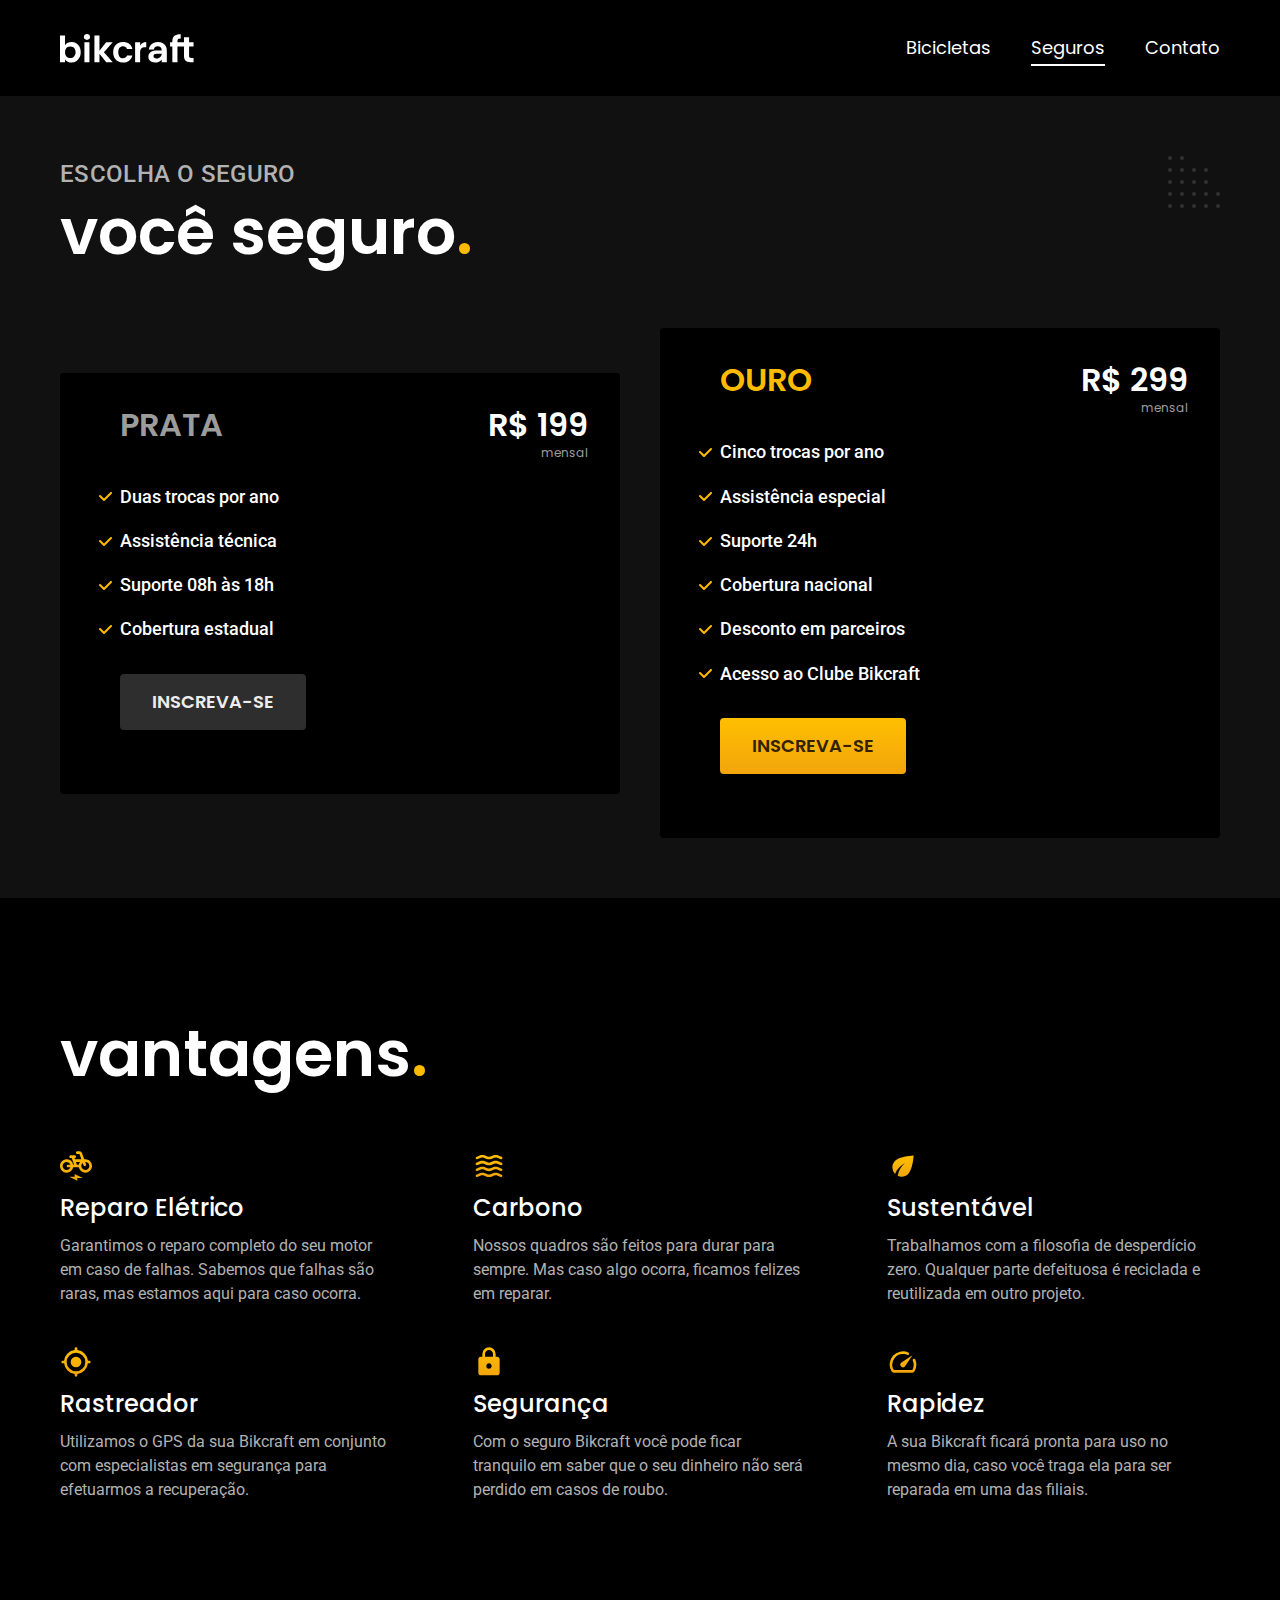
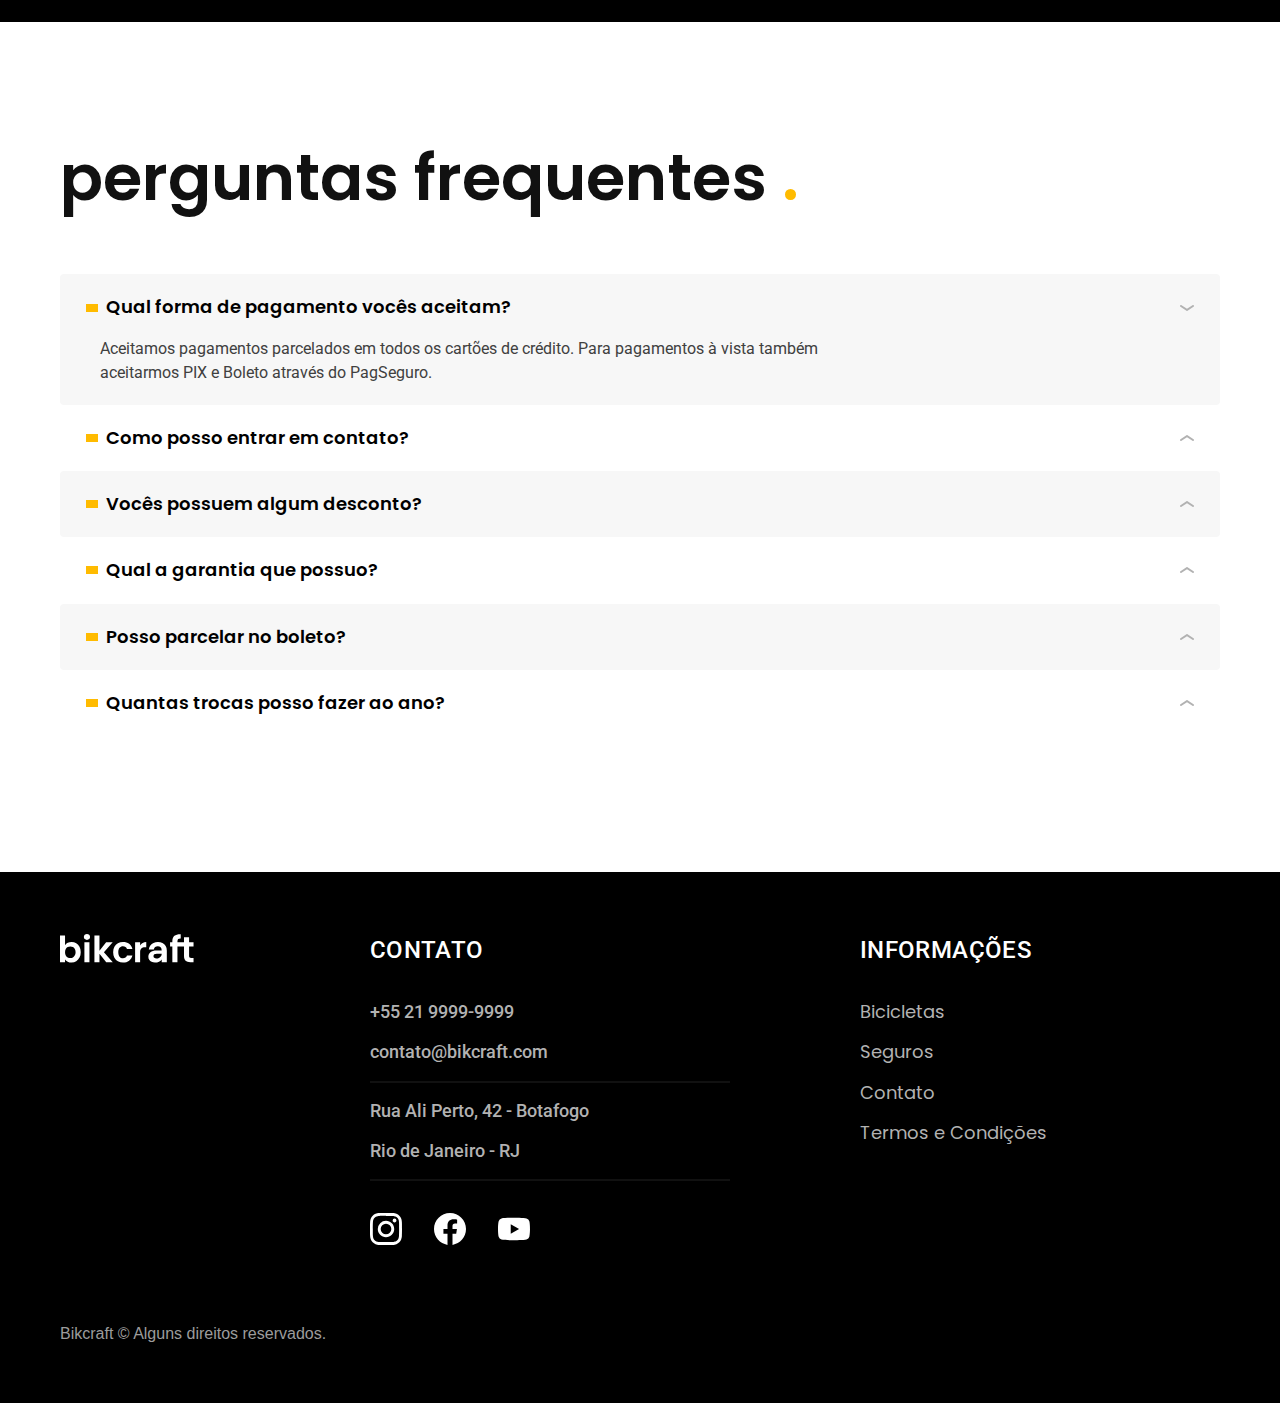
<file: seguros.html>
<!DOCTYPE html>
<html lang="pt-br">

<head>
  <meta charset="UTF-8">
  <meta http-equiv="X-UA-Compatible" content="IE=edge">
  <meta name="viewport" content="width=device-width, initial-scale=1.0">
  <title>Seguros | Bikcraft</title>
  <meta name="description" content="Termos e condições">
  <link rel="icon" href="./favicon.svg" type="image/svg+xml">
  <link rel="preload" href="./css/style.min.css" as="style">
  <link rel="stylesheet" href="./css/style.min.css">

  <link rel="preconnect" href="https://fonts.googleapis.com">
  <link rel="preconnect" href="https://fonts.gstatic.com" crossorigin>
  <link href="https://fonts.googleapis.com/css2?family=Merriweather:ital,wght@1,900&family=Poppins:wght@400;600&family=Roboto:wght@400;500&display=swap" rel="stylesheet">
  <script> document.documentElement.classList.add('js');</script>
</head>

<body id="seguros">
  <header class="header-bg">
    <div class="container header">
      <a href="./"><img src="./img/bikcraft.svg" width="136" height="32" alt="bikcraft">
      </a>

      <nav aria-label="primaria">
        <ul class="header-menu font-1-m cor-0">
          <li><a href="./bicicletas.html">Bicicletas</a></li>
          <li><a href="./seguros.html">Seguros</a></li>
          <li><a href="./contato.html">Contato</a></li>
        </ul>
      </nav>
    </div>
  </header>

  <main class="seguros-bg">
    <div class="titulo-bg">
      <div class="titulo container">
        <p class="font-2-l-b cor-5">Escolha o seguro</p>
        <h1 class="font-1-xxl cor-0">você seguro<span class="cor-p1">.</span></h1>
      </div>
    </div>

    <div class="seguros container">
      <div class="seguros-item fadeInLeft" data-anime="200">
        <h3 class="font-1-xl cor-6">PRATA</h3>
        <span class="font-1-xl cor-0">R$ 199 <span class="font-1-xs cor-6">mensal</span></span>
        <ul class="font-2-m cor-0">
          <li>Duas trocas por ano</li>
          <li>Assistência técnica</li>
          <li>Suporte 08h às 18h</li>
          <li>Cobertura estadual</li>
        </ul>
        <a class="botao secundario" href="./orcamento.html?tipo=seguro&produto=prata">Inscreva-se</a>
      </div>
      <div class="seguros-item fadeInRight" data-anime="400">
        <h3 class="font-1-xl cor-p1">OURO</h3>
        <span class="font-1-xl cor-0">R$ 299 <span class="font-1-xs cor-6">mensal</span></span>
        <ul class="font-2-m cor-0">
          <li>Cinco trocas por ano</li>
          <li>Assistência especial</li>
          <li>Suporte 24h</li>
          <li>Cobertura nacional</li>
          <li>Desconto em parceiros</li>
          <li>Acesso ao Clube Bikcraft</li>
        </ul>
        <a class="botao" href="./orcamento.html?tipo=seguro&produto=ouro">Inscreva-se</a>
      </div>
    </div>

  </main>

  <article class="vantagens-bg">
    <div class="vantagens container">
      <h2 class="font-1-xxl cor-0">vantagens<span class="cor-p1">.</span></h2>
      <ul>
        <li>
          <img src="./img/icones/eletrica.svg" width="32" height="32" alt="">
          <h3 class="font-1-l cor-0">Reparo Elétrico</h3>
          <p class="font-2-s cor-5">Garantimos o reparo completo do seu motor em caso de falhas. Sabemos que falhas são raras, mas estamos aqui para caso ocorra.</p>
        </li>
        <li>
          <img src="./img/icones/carbono.svg" width="32" height="32" alt="">
          <h3 class="font-1-l cor-0">Carbono</h3>
          <p class="font-2-s cor-5">Nossos quadros são feitos para durar para sempre. Mas caso algo ocorra, ficamos felizes em reparar.</p>
        </li>
        <li>
          <img src="./img/icones/sustentavel.svg" width="32" height="32" alt="">
          <h3 class="font-1-l cor-0">Sustentável</h3>
          <p class="font-2-s cor-5">Trabalhamos com a filosofia de desperdício zero. Qualquer parte defeituosa é reciclada e reutilizada em outro projeto.</p>
        </li>
        <li>
          <img src="./img/icones/rastreador.svg" width="32" height="32" alt="">
          <h3 class="font-1-l cor-0">Rastreador</h3>
          <p class="font-2-s cor-5">Utilizamos o GPS da sua Bikcraft em conjunto com especialistas em segurança para efetuarmos a recuperação.</p>
        </li>
        <li>
          <img src="./img/icones/seguro.svg" width="32" height="32" alt="">
          <h3 class="font-1-l cor-0">Segurança</h3>
          <p class="font-2-s cor-5">Com o seguro Bikcraft você pode ficar tranquilo em saber que o seu dinheiro não será perdido em casos de roubo.</p>
        </li>
        <li>
          <img src="./img/icones/velocidade.svg" width="32" height="32" alt="">
          <h3 class="font-1-l cor-0">Rapidez</h3>
          <p class="font-2-s cor-5">A sua Bikcraft ficará pronta para uso no mesmo dia, caso você traga ela para ser reparada em uma das filiais.</p>
        </li>
      </ul>
    </div>
  </article>

  <article class="perguntas container">
    <h2 class="font-1-xxl">perguntas frequentes <span class="cor-p1">.</span></h2>

    <dl>
      <div>
        <dt><button class="font-1-m-b" aria-controls="pergunta1" aria-expanded="true">Qual forma de pagamento vocês aceitam?</button></dt>
        <dd id="pergunta1" class="font-2-s cor-9 ativa">Aceitamos pagamentos parcelados em todos os cartões de crédito. Para pagamentos à vista também aceitarmos PIX e Boleto através do PagSeguro.</dd>
      </div>
      <div>
        <dt><button class="font-1-m-b" aria-controls="pergunta2" aria-expanded="false">Como posso entrar em contato?</button></dt>
        <dd id="pergunta2" class="font-2-s cor-9">Aceitamos pagamentos parcelados em todos os cartões de crédito. Para pagamentos à vista também aceitarmos PIX e Boleto através do PagSeguro.</dd>
      </div>
      <div>
        <dt><button class="font-1-m-b" aria-controls="pergunta3" aria-expanded="false">Vocês possuem algum desconto?</button></dt>
        <dd id="pergunta3" class="font-2-s cor-9">Aceitamos pagamentos parcelados em todos os cartões de crédito. Para pagamentos à vista também aceitarmos PIX e Boleto através do PagSeguro.</dd>
      </div>
      <div>
        <dt><button class="font-1-m-b" aria-controls="pergunta4" aria-expanded="false">Qual a garantia que possuo?</button></dt>
        <dd id="pergunta4" class="font-2-s cor-9">Aceitamos pagamentos parcelados em todos os cartões de crédito. Para pagamentos à vista também aceitarmos PIX e Boleto através do PagSeguro.</dd>
      </div>
      <div>
        <dt><button class="font-1-m-b" aria-controls="pergunta5" aria-expanded="false">Posso parcelar no boleto?</button></dt>
        <dd id="pergunta5" class="font-2-s cor-9">Aceitamos pagamentos parcelados em todos os cartões de crédito. Para pagamentos à vista também aceitarmos PIX e Boleto através do PagSeguro.</dd>
      </div>
      <div>
        <dt><button class="font-1-m-b" aria-controls="pergunta6" aria-expanded="false">Quantas trocas posso fazer ao ano?</button></dt>
        <dd id="pergunta6" class="font-2-s cor-9">Aceitamos pagamentos parcelados em todos os cartões de crédito. Para pagamentos à vista também aceitarmos PIX e Boleto através do PagSeguro.</dd>
      </div>
    </dl>
  </article>

  <footer class="footer-bg">
    <div class="footer container">
      <img src="./img/bikcraft.svg" width="136" height="32" alt="Bikcraft">
      <div class="footer-contato">
        <h3 class="font-2-l-b cor-0">Contato</h3>
        <ul class="font-2-m cor-5">
          <li><a href="tel:+55219999999">+55 21 9999-9999</a></li>
          <li><a href="mailto:contato@bikcraft.com">contato@bikcraft.com</a></li>
          <li>Rua Ali Perto, 42 - Botafogo</li>
          <li>Rio de Janeiro - RJ</li>
        </ul>
        <div class="footer-redes">
          <a href="./">
            <img src="./img/redes/instagram.svg" width="32" height="32" alt="Instagram">
          </a>
          <a href="./">
            <img src="./img/redes/facebook.svg" width="32" height="32" alt="Facebook">
          </a>
          <a href="./">
            <img src="./img/redes/youtube.svg" width="32" height="32" alt="Youtube">
          </a>
        </div>
      </div>
      <div class="footer-informacoes">
        <h3 class="font-2-l-b cor-0">Informações</h3>
        <nav>
          <ul class="font-1-m cor-5">
            <li><a href="./bicicletas.html">Bicicletas</a></li>
            <li><a href="./seguros.html">Seguros</a></li>
            <li><a href="./contato.html">Contato</a></li>
            <li><a href="./termos.html">Termos e Condições</a></li>
          </ul>
        </nav>
      </div>
      <p class="footer-copy cont-2-m cor-6">Bikcraft © Alguns direitos reservados.</p>
    </div>
  </footer>

  <script src="./js/plugins/simple-anime.js"></script>
  <script src="./js/script.js"></script>
</body>

</html>
</file>
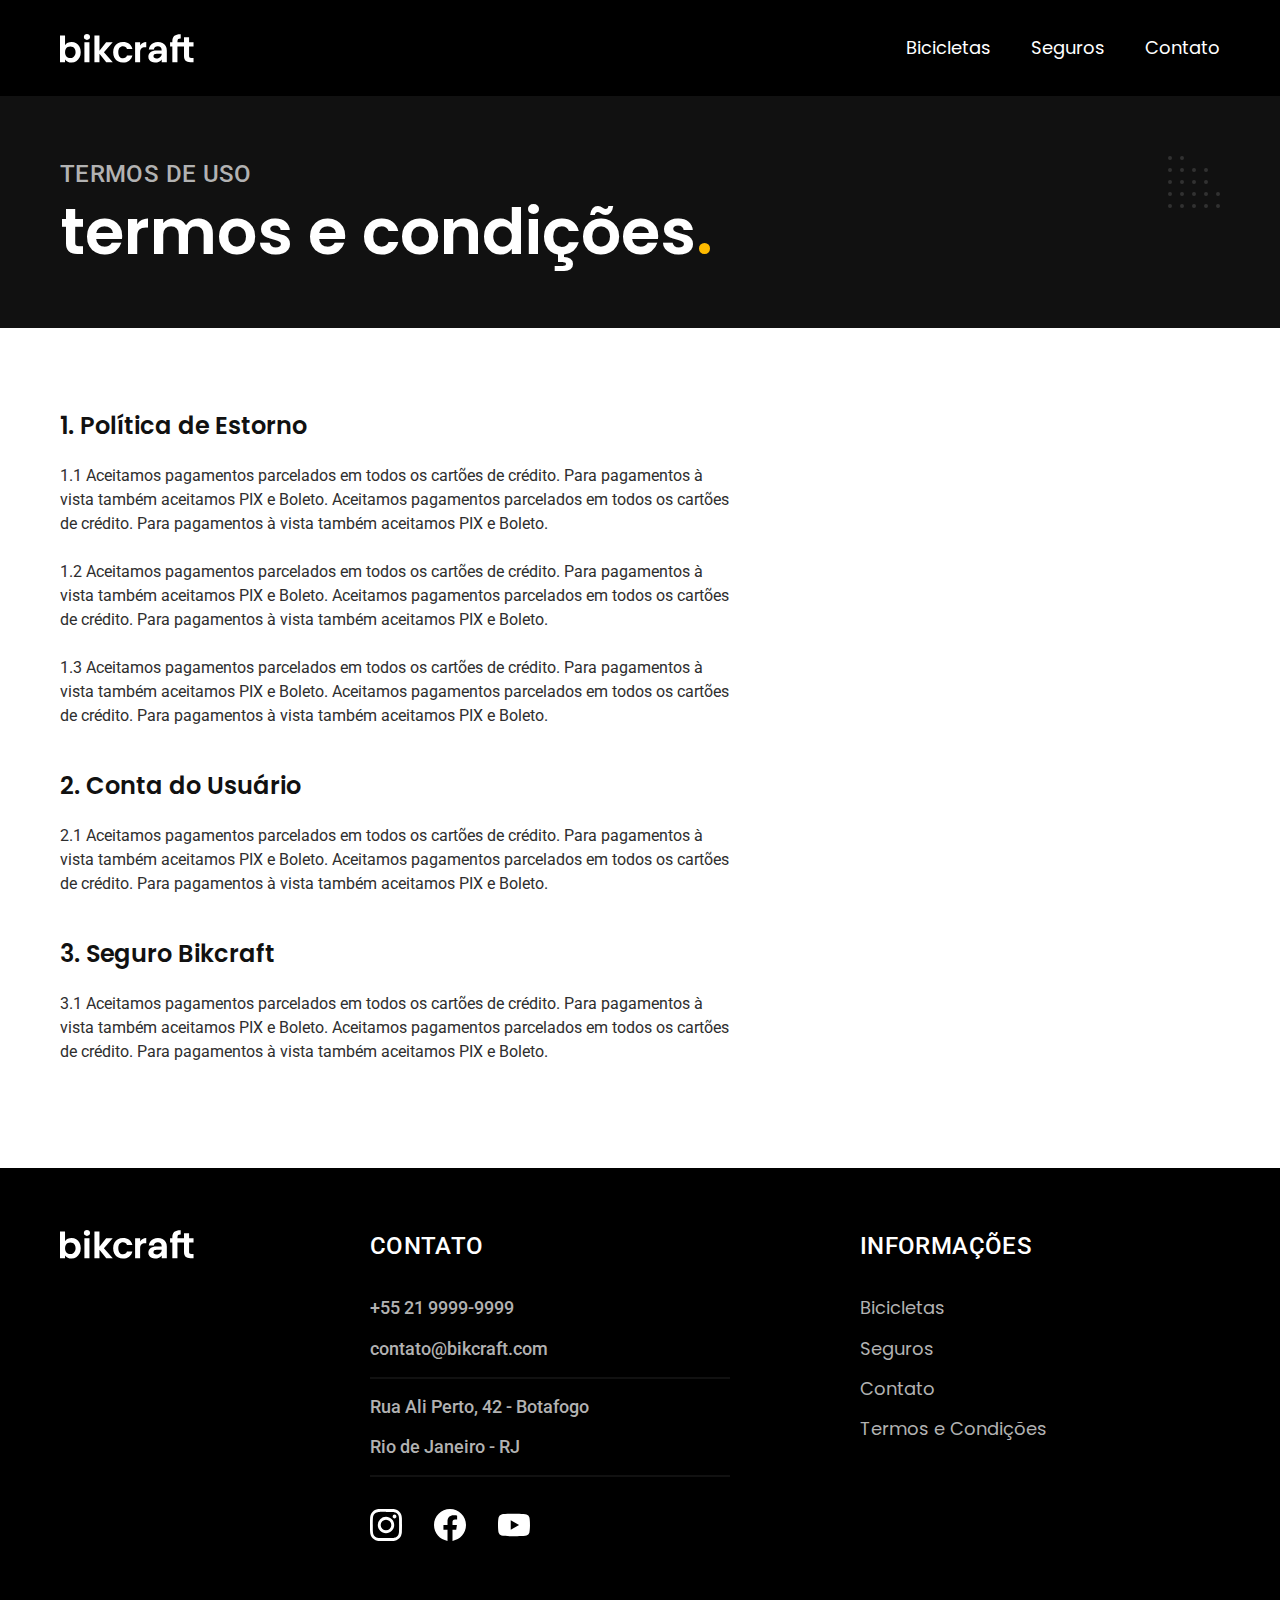
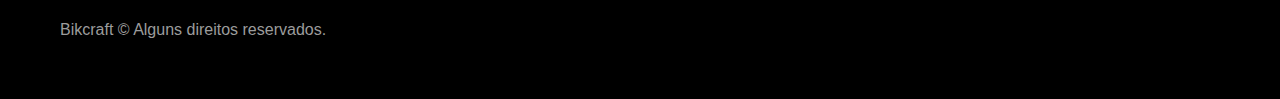
<file: termos.html>
<!DOCTYPE html>
<html lang="pt-br">

<head>
  <meta charset="UTF-8">
  <meta http-equiv="X-UA-Compatible" content="IE=edge">
  <meta name="viewport" content="width=device-width, initial-scale=1.0">
  <title>Termos e Condições | Bikcraft</title>
  <meta name="description" content="Termos e condições">
  <link rel="icon" href="./favicon.svg" type="image/svg+xml">
  <link rel="preload" href="./css/style.min.css" as="style">
  <link rel="stylesheet" href="./css/style.min.css">

  <link rel="preconnect" href="https://fonts.googleapis.com">
  <link rel="preconnect" href="https://fonts.gstatic.com" crossorigin>
  <link href="https://fonts.googleapis.com/css2?family=Merriweather:ital,wght@1,900&family=Poppins:wght@400;600&family=Roboto:wght@400;500&display=swap" rel="stylesheet">
  <script> document.documentElement.classList.add('js');</script>
</head>

<body id="termos">
  <header class="header-bg">
    <div class="container header">
      <a href="./"><img src="./img/bikcraft.svg" width="136" height="32" alt="bikcraft">
      </a>

      <nav aria-label="primaria">
        <ul class="header-menu font-1-m cor-0">
          <li><a href="./bicicletas.html">Bicicletas</a></li>
          <li><a href="./seguros.html">Seguros</a></li>
          <li><a href="./contato.html">Contato</a></li>
        </ul>
      </nav>
    </div>
  </header>

  <main>
    <div class="titulo-bg">
      <div class="titulo container">
        <p class="font-2-l-b cor-5">Termos de uso</p>
        <h1 class="font-1-xxl cor-0">termos e condições<span class="cor-p1">.</span></h1>
      </div>
    </div>

    <div class="termos font-2-s cor-10 container">
      <h2 class="font-1-l cor-11">1. Política de Estorno</h2>
      <p>1.1 Aceitamos pagamentos parcelados em todos os cartões de crédito. Para pagamentos à vista também aceitamos PIX e Boleto. Aceitamos pagamentos parcelados em todos os cartões de crédito. Para pagamentos à vista também aceitamos PIX e Boleto.</p>
      <p>1.2 Aceitamos pagamentos parcelados em todos os cartões de crédito. Para pagamentos à vista também aceitamos PIX e Boleto. Aceitamos pagamentos parcelados em todos os cartões de crédito. Para pagamentos à vista também aceitamos PIX e Boleto.</p>
      <p>1.3 Aceitamos pagamentos parcelados em todos os cartões de crédito. Para pagamentos à vista também aceitamos PIX e Boleto. Aceitamos pagamentos parcelados em todos os cartões de crédito. Para pagamentos à vista também aceitamos PIX e Boleto.</p>
      <h2 class="font-1-l cor-11">2. Conta do Usuário</h2>
      <p>2.1 Aceitamos pagamentos parcelados em todos os cartões de crédito. Para pagamentos à vista também aceitamos PIX e Boleto. Aceitamos pagamentos parcelados em todos os cartões de crédito. Para pagamentos à vista também aceitamos PIX e Boleto.</p>
      <h2 class="font-1-l cor-11">3. Seguro Bikcraft</h2>
      <p>3.1 Aceitamos pagamentos parcelados em todos os cartões de crédito. Para pagamentos à vista também aceitamos PIX e Boleto. Aceitamos pagamentos parcelados em todos os cartões de crédito. Para pagamentos à vista também aceitamos PIX e Boleto.</p>


    </div>
  </main>

  <footer class="footer-bg">
    <div class="footer container">
      <img src="./img/bikcraft.svg" width="136" height="32" alt="Bikcraft">
      <div class="footer-contato">
        <h3 class="font-2-l-b cor-0">Contato</h3>
        <ul class="font-2-m cor-5">
          <li><a href="tel:+55219999999">+55 21 9999-9999</a></li>
          <li><a href="mailto:contato@bikcraft.com">contato@bikcraft.com</a></li>
          <li>Rua Ali Perto, 42 - Botafogo</li>
          <li>Rio de Janeiro - RJ</li>
        </ul>
        <div class="footer-redes">
          <a href="./">
            <img src="./img/redes/instagram.svg" width="32" height="32" alt="Instagram">
          </a>
          <a href="./">
            <img src="./img/redes/facebook.svg" width="32" height="32" alt="Facebook">
          </a>
          <a href="./">
            <img src="./img/redes/youtube.svg" width="32" height="32" alt="Youtube">
          </a>
        </div>
      </div>
      <div class="footer-informacoes">
        <h3 class="font-2-l-b cor-0">Informações</h3>
        <nav>
          <ul class="font-1-m cor-5">
            <li><a href="./bicicletas.html">Bicicletas</a></li>
            <li><a href="./seguros.html">Seguros</a></li>
            <li><a href="./contato.html">Contato</a></li>
            <li><a href="./termos.html">Termos e Condições</a></li>
          </ul>
        </nav>
      </div>
      <p class="footer-copy cont-2-m cor-6">Bikcraft © Alguns direitos reservados.</p>
    </div>
  </footer>

  <script src="./js/script.js"></script>
</body>

</html>
</file>
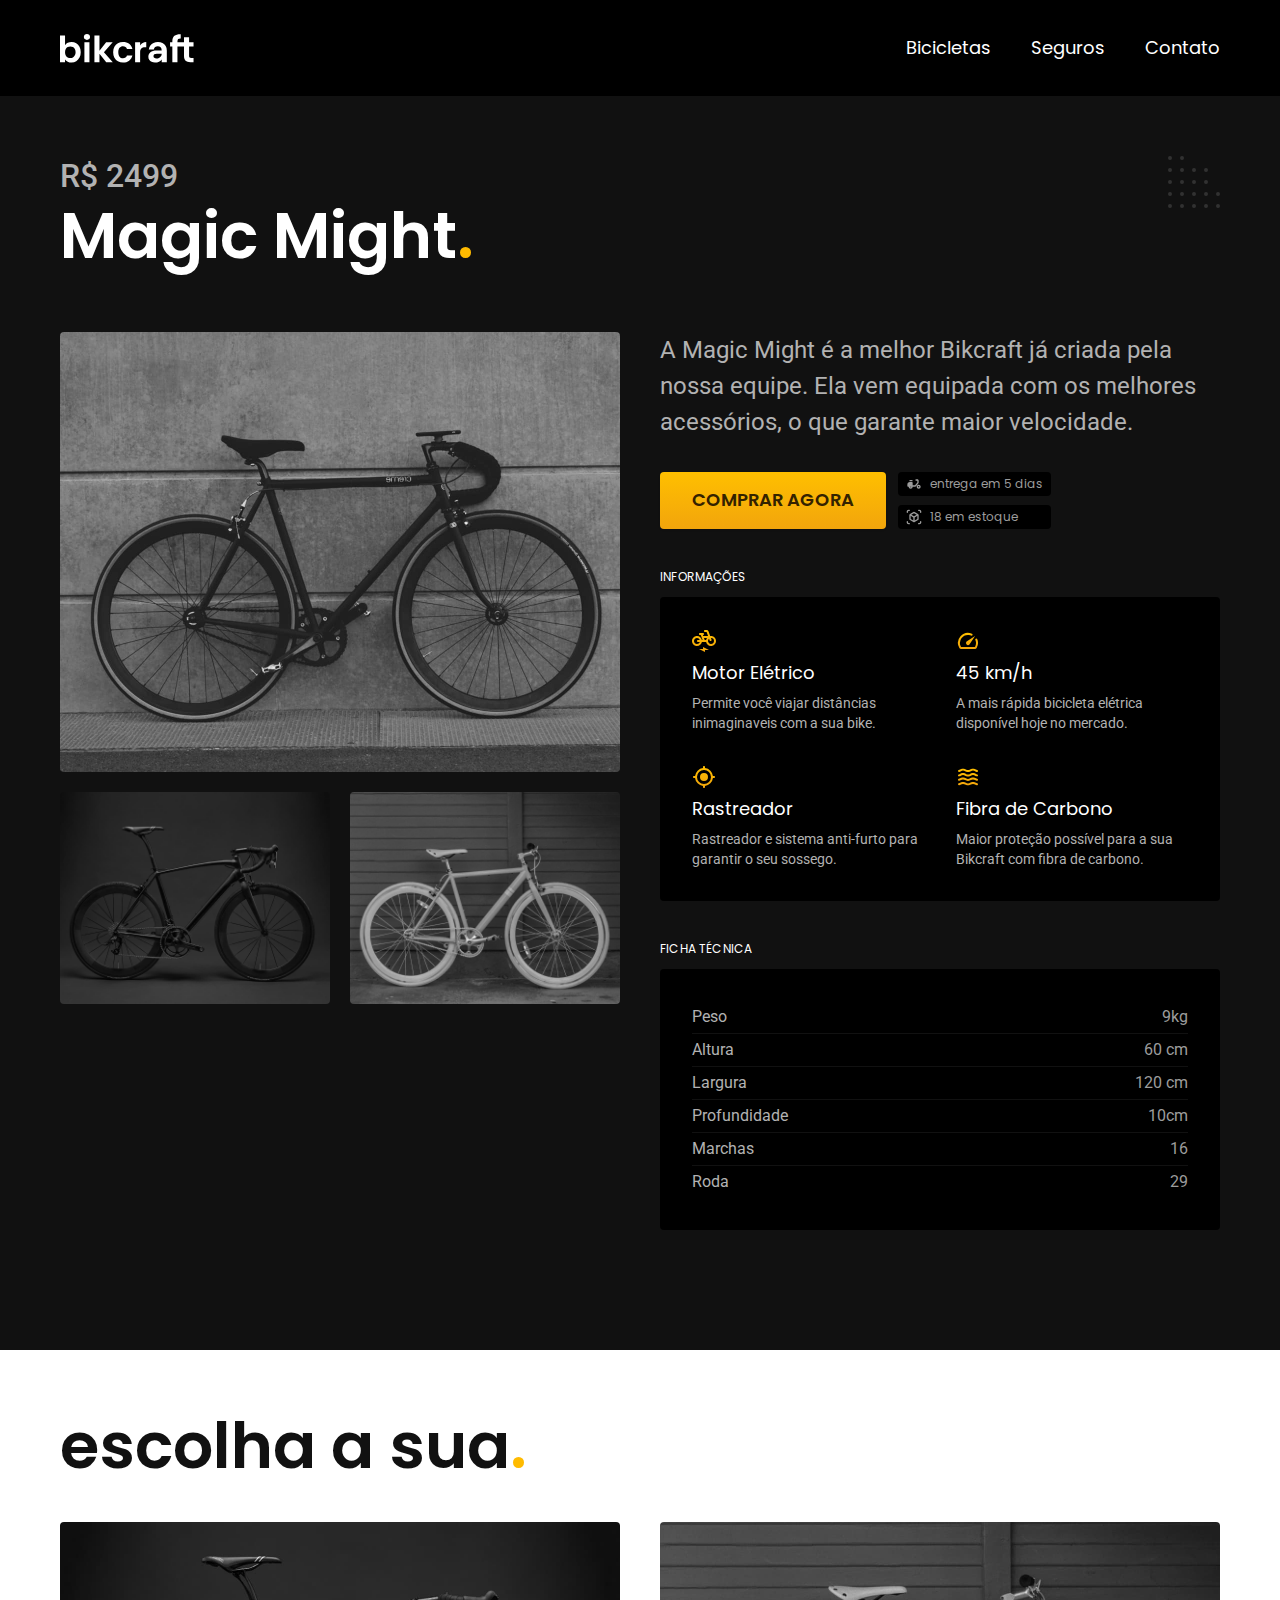
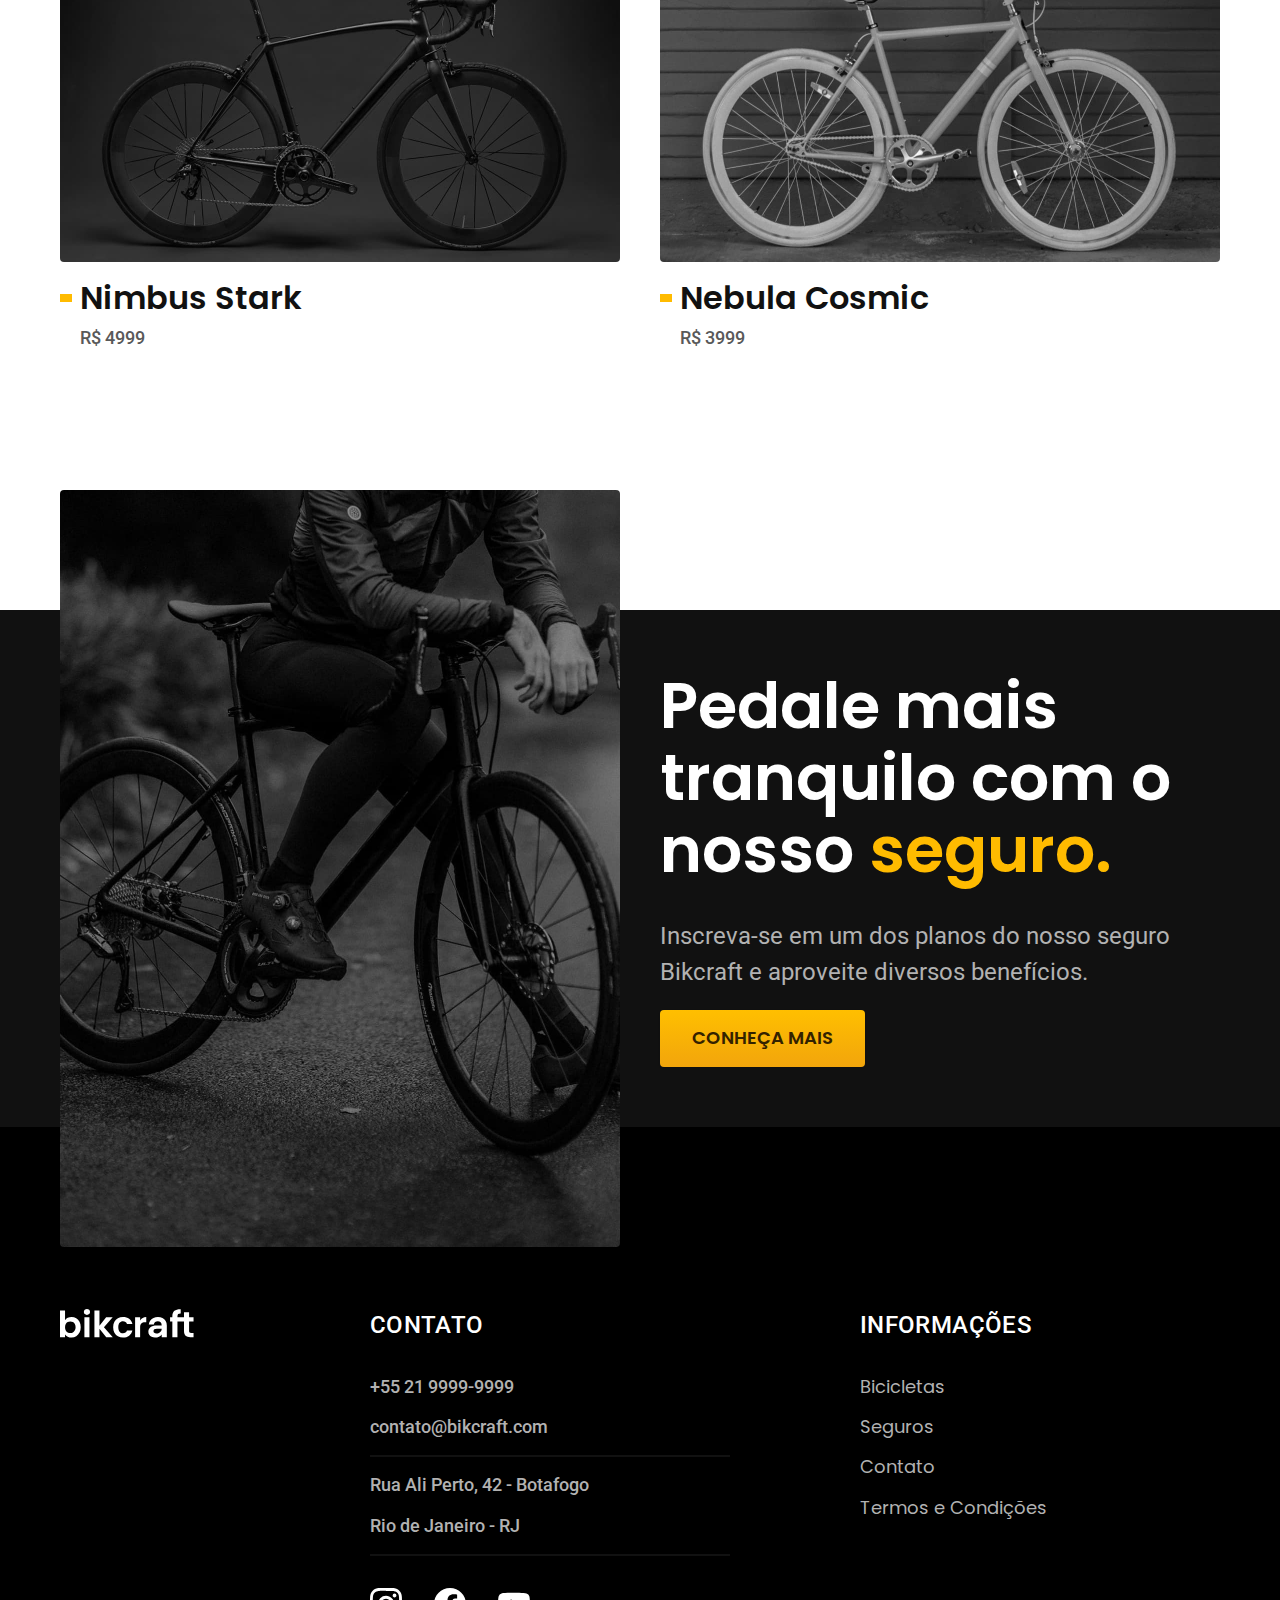
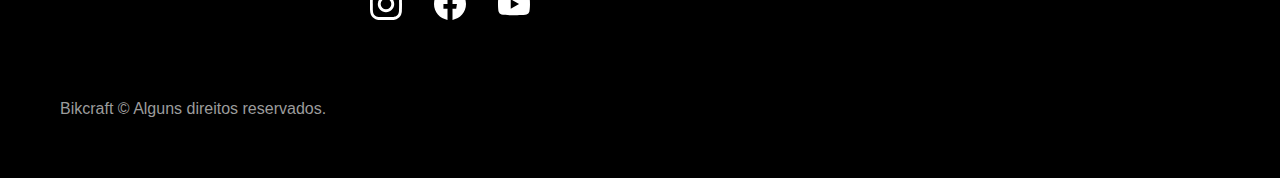
<file: bicicletas/magic.html>
<!DOCTYPE html>
<html lang="pt-br">

<head>
  <meta charset="UTF-8">
  <meta http-equiv="X-UA-Compatible" content="IE=edge">
  <meta name="viewport" content="width=device-width, initial-scale=1.0">
  <title>Magic | Bikcraft</title>
  <meta name="description" content="Termos e condições">

  <link rel="shortcut icon" href="../favicon.svg" type="svg+xml">
  <link rel="preload" href="../css/style.min.css" as="style">
  <link rel="stylesheet" href="../css/style.min.css">

  <link rel="preconnect" href="https://fonts.googleapis.com">
  <link rel="preconnect" href="https://fonts.gstatic.com" crossorigin>
  <link href="https://fonts.googleapis.com/css2?family=Merriweather:ital,wght@1,900&family=Poppins:wght@400;600&family=Roboto:wght@400;500&display=swap" rel="stylesheet">

  <script> document.documentElement.classList.add('js');</script>
</head>

<body id="bicicleta">
  <header class="header-bg">
    <div class="container header">
      <a href="../"><img src="../img/bikcraft.svg" alt="bikcraft">
      </a>

      <nav aria-label="primaria">
        <ul class="header-menu font-1-m cor-0">
          <li><a href="../bicicletas.html">Bicicletas</a></li>
          <li><a href="../seguros.html">Seguros</a></li>
          <li><a href="../contato.html">Contato</a></li>
        </ul>
      </nav>
    </div>
  </header>

  <main class="titulo-bg">
    <div>
      <div class="titulo container">
        <p class="font-2-xl cor-5">R$ 2499</p>
        <h1 class="font-1-xxl cor-0">Magic Might<span class="cor-p1">.</span></h1>
      </div>
    </div>
    <div class="bicicleta container">
      <div class="bicicleta-imagens">
        <img src="../img/bicicleta/nimbus2.jpg" alt="Bicicleta 1">
        <img src="../img/bicicleta/nimbus1.jpg" alt="Bicicleta 2">
        <img src="../img/bicicleta/nimbus3.jpg" alt="Bicicleta 3">
      </div>
      <div class="bicicleta-conteudo">
        <p class="font-2-l cor-5">A Magic Might é a melhor Bikcraft já criada pela nossa equipe. Ela vem equipada com os melhores acessórios, o que garante maior velocidade.</p>
        <div class="bicicleta-comprar">
          <a class="botao" href="../orcamento.html?tipo=bikcraft&produto=magic">Comprar Agora</a>
          <span class="font-1-xs cor-6"> <img src="../img/icones/entrega.svg" alt=""> entrega em 5 dias</span>
          <span class="font-1-xs cor-6"> <img src="../img/icones/estoque.svg" alt=""> 18 em estoque</span>
        </div>
        <h2 class="font-1-xs cor-0">Informações</h2>
        <ul class="bicicleta-informacoes">
          <li>
            <img src="../img/icones/eletrica.svg" alt="">
            <h3 class="font-1-m cor-0">Motor Elétrico</h3>
            <p class="font-2-xs cor-5">Permite você viajar distâncias inimaginaveis com a sua bike.</p>
          </li>
          <li>
            <img src="../img/icones/velocidade.svg" alt="">
            <h3 class="font-1-m cor-0">45 km/h</h3>
            <p class="font-2-xs cor-5">A mais rápida bicicleta elétrica disponível hoje no mercado.</p>
          </li>
          <li>
            <img src="../img/icones/rastreador.svg" alt="">
            <h3 class="font-1-m cor-0">Rastreador</h3>
            <p class="font-2-xs cor-5">Rastreador e sistema anti-furto para garantir o seu sossego.</p>
          </li>
          <li>
            <img src="../img/icones/carbono.svg" alt="">
            <h3 class="font-1-m cor-0">Fibra de Carbono</h3>
            <p class="font-2-xs cor-5">Maior proteção possível para a sua Bikcraft com fibra de carbono.</p>
          </li>
        </ul>
        <h2 class="font-1-xs cor-0">Ficha Técnica</h2>
        <ul class="bicicleta-ficha font-2-s cor-5">
          <li>Peso <span>9kg</span></li>
          <li>Altura <span>60 cm</span></li>
          <li>Largura <span>120 cm</span></li>
          <li>Profundidade <span>10cm</span></li>
          <li>Marchas <span>16</span></li>
          <li>Roda <span>29</span></li>
        </ul>
      </div>
    </div>
  </main>

  <article class="bicicletas-lista container">
    <h2 class="font-1-xxl">escolha a sua<span class="cor-p1">.</span></h2>

    <ul>
      <li>
        <a href="./magic.html">
          <img src="../img/bicicletas/nimbus.jpg" alt="Bicicleta preta">
          <h3 class="font-1-xl">Nimbus Stark</h3>
          <span class="font-2-m cor-8">R$ 4999</span>
        </a>
      </li>
      <li>
        <a href="./nebula.html">
          <img src="../img/bicicletas/nebula.jpg" alt="Bicicleta preta">
          <h3 class="font-1-xl">Nebula Cosmic</h3>
          <span class="font-2-m cor-8">R$ 3999</span>
        </a>
      </li>
    </ul>
  </article>

  <article class="seguro-bg">
    <div class="seguro container">
      <div class="seguro-imagem">
        <img src="../img/fotos/seguros.jpg" alt="Pessoa parada em cima de uma bicicleta">
      </div>
      <div class="seguro-conteudo">
        <h2 class="font-1-xxl cor-0">Pedale mais tranquilo com o nosso <span class="cor-p1">seguro.</span></h2>
        <p class="font-2-l cor-5">Inscreva-se em um dos planos do nosso seguro Bikcraft e aproveite diversos benefícios.</p>
        <a class="botao" href="../seguros.html">Conheça Mais</a>
      </div>
    </div>
  </article>

  <footer class="footer-bg">
    <div class="footer container">
      <img src="../img/bikcraft.svg" alt="Bikcraft">
      <div class="footer-contato">
        <h3 class="font-2-l-b cor-0">Contato</h3>
        <ul class="font-2-m cor-5">
          <li><a href="tel:+55219999999">+55 21 9999-9999</a></li>
          <li><a href="mailto:contato@bikcraft.com">contato@bikcraft.com</a></li>
          <li>Rua Ali Perto, 42 - Botafogo</li>
          <li>Rio de Janeiro - RJ</li>
        </ul>
        <div class="footer-redes">
          <a href="../">
            <img src="../img/redes/instagram.svg" alt="Instagram">
          </a>
          <a href="../">
            <img src="../img/redes/facebook.svg" alt="Facebook">
          </a>
          <a href="../">
            <img src="../img/redes/youtube.svg" alt="Youtube">
          </a>
        </div>
      </div>
      <div class="footer-informacoes">
        <h3 class="font-2-l-b cor-0">Informações</h3>
        <nav>
          <ul class="font-1-m cor-5">
            <li><a href="../bicicletas.html">Bicicletas</a></li>
            <li><a href="../seguros.html">Seguros</a></li>
            <li><a href="../contato.html">Contato</a></li>
            <li><a href="../termos.html">Termos e Condições</a></li>
          </ul>
        </nav>
      </div>
      <p class="footer-copy cont-2-m cor-6">Bikcraft © Alguns direitos reservados.</p>
    </div>
  </footer>

  <script src="../js/script.js"></script>
</body>

</html>
</file>
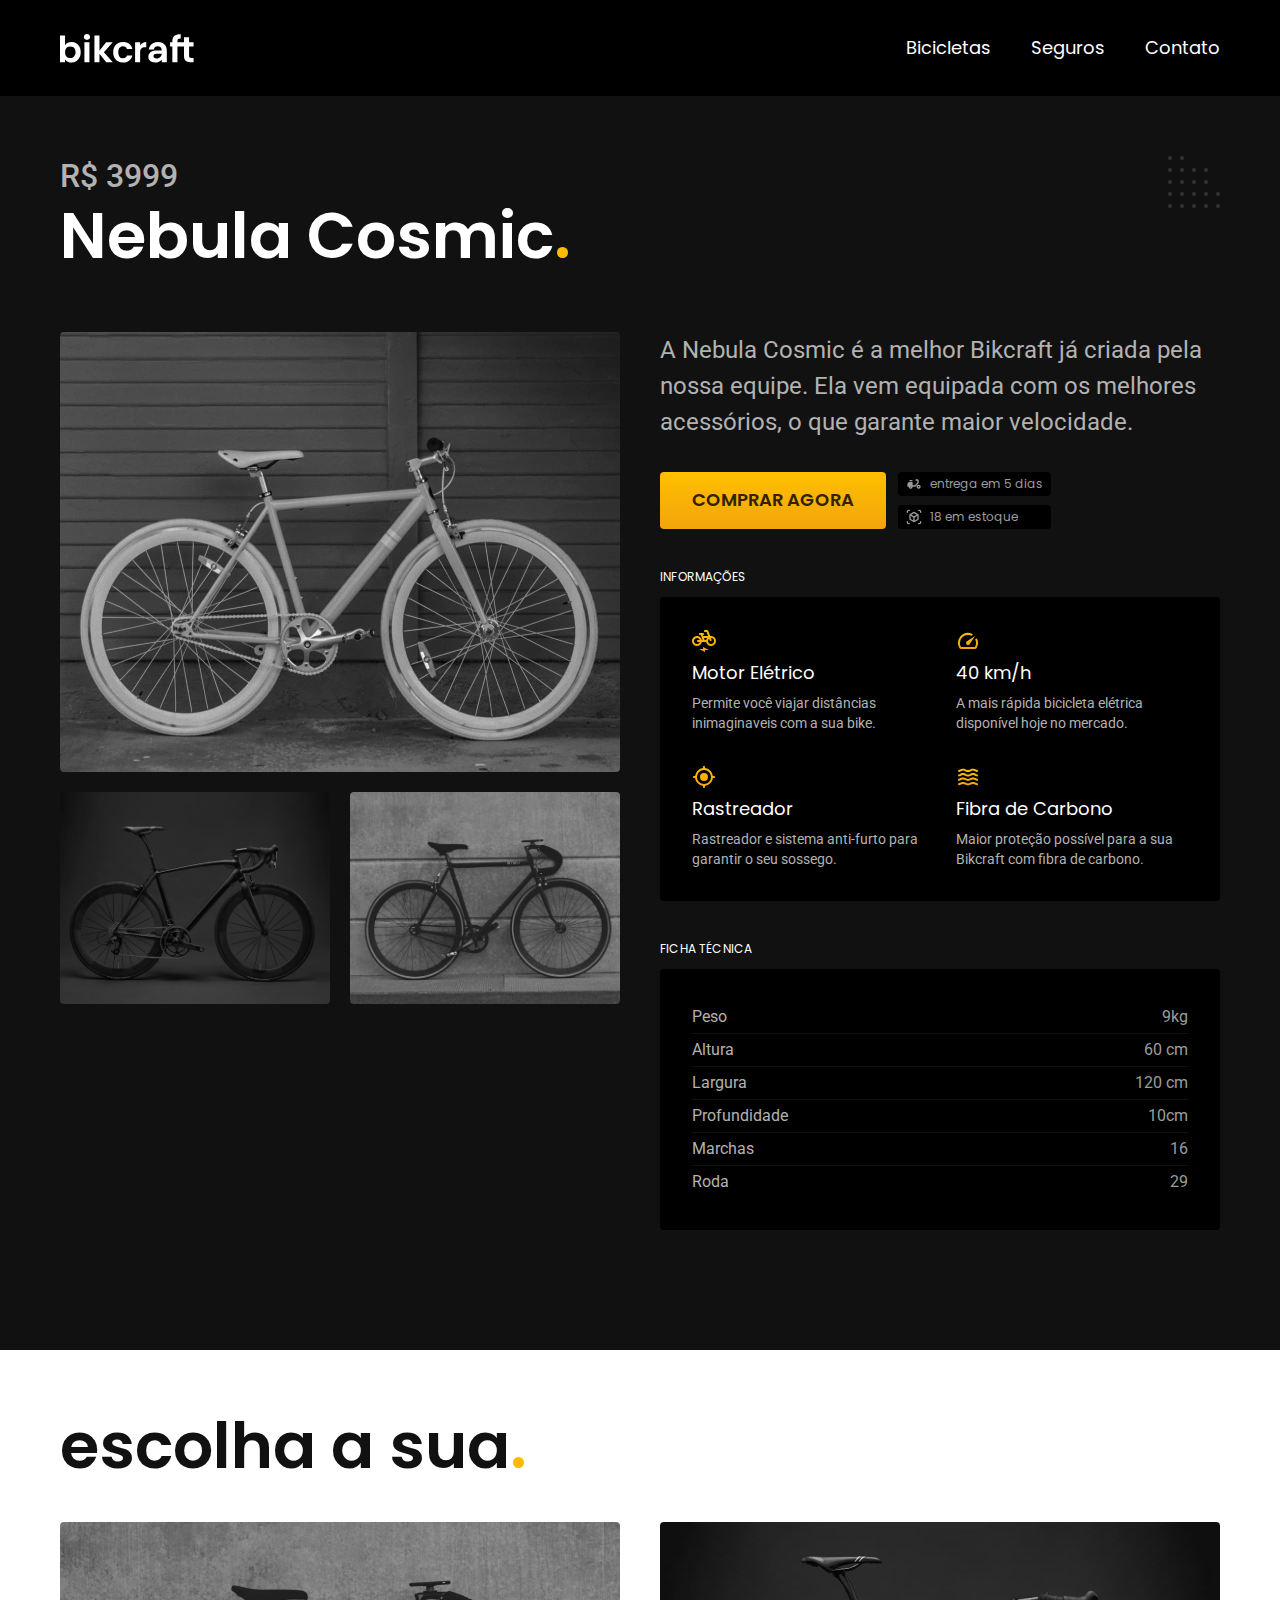
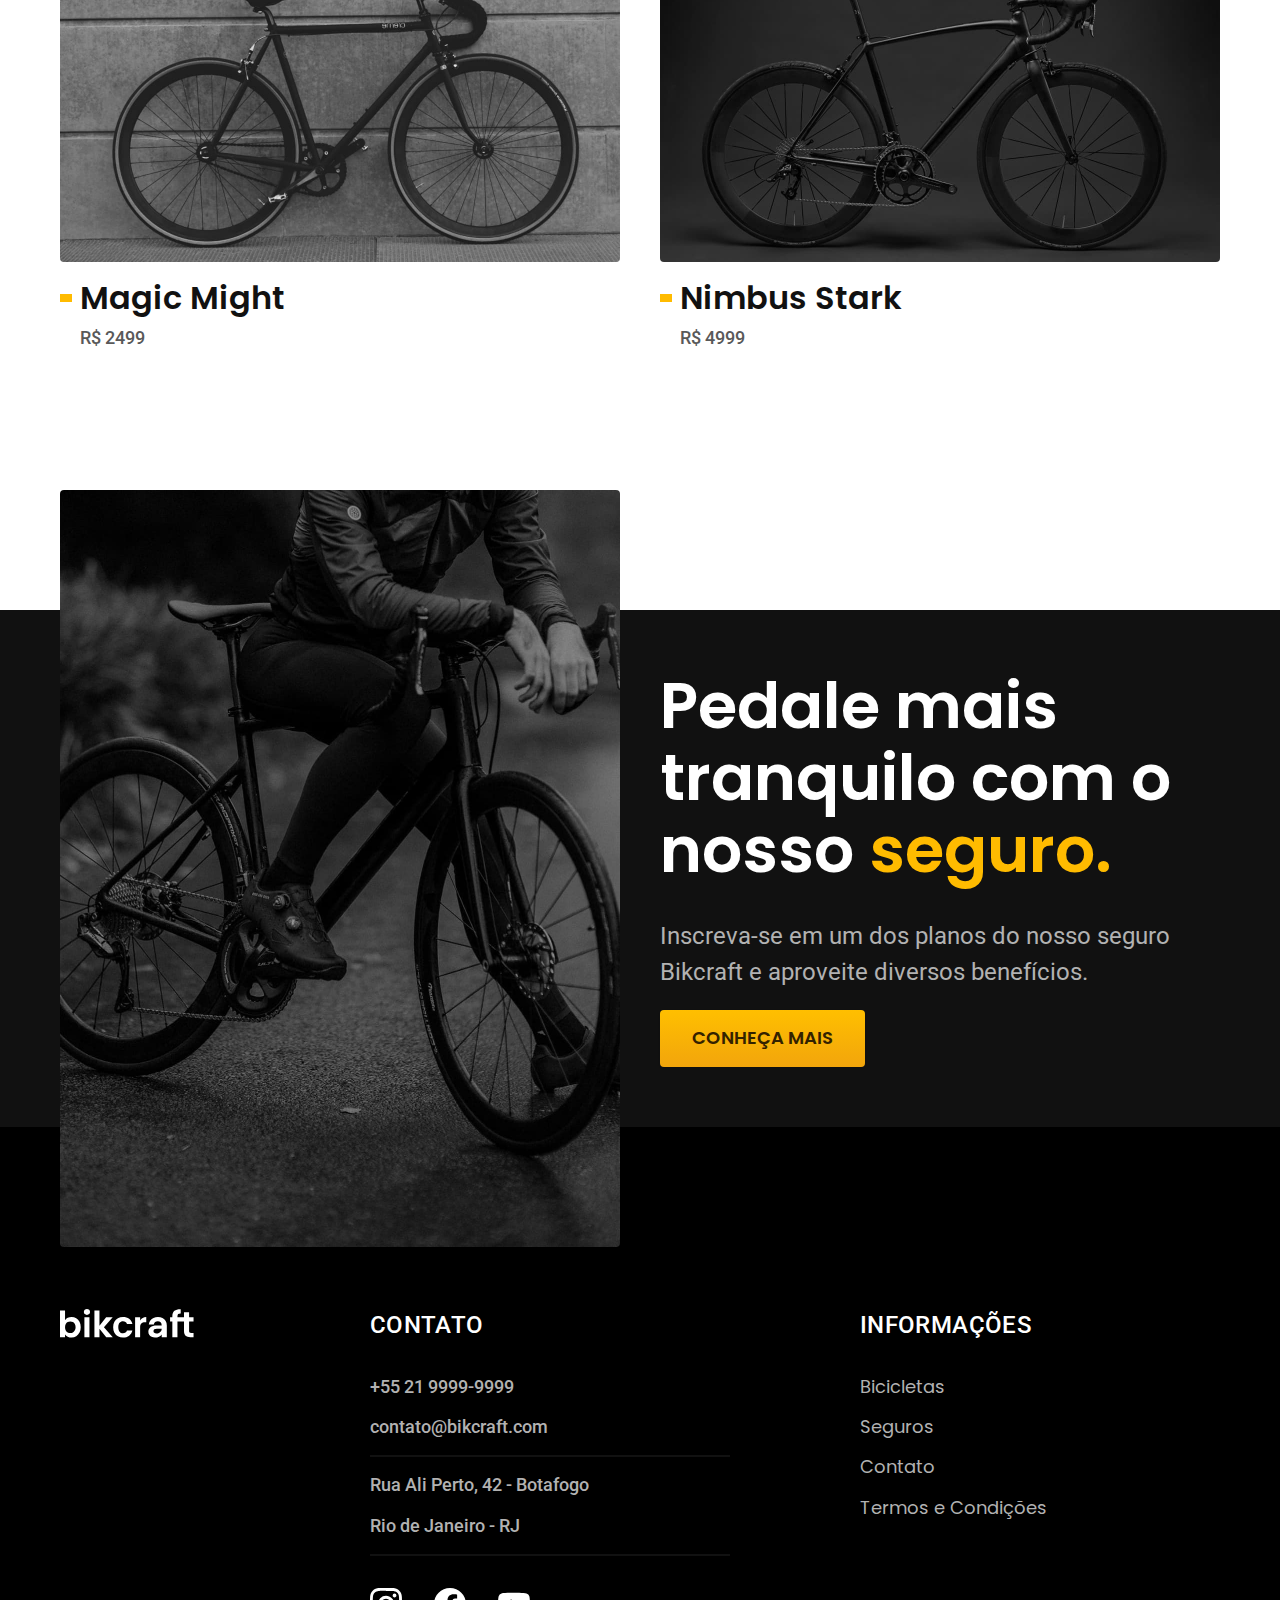
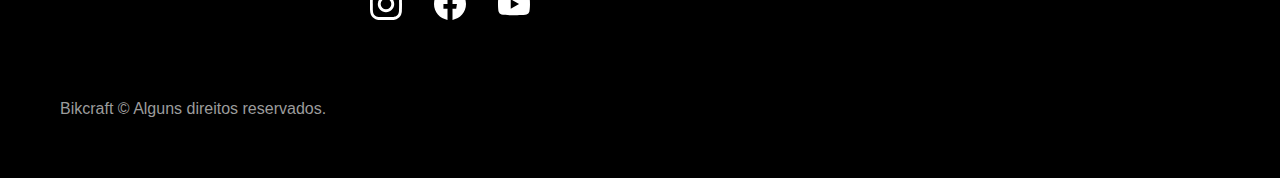
<file: bicicletas/nebula.html>
<!DOCTYPE html>
<html lang="pt-br">

<head>
  <meta charset="UTF-8">
  <meta http-equiv="X-UA-Compatible" content="IE=edge">
  <meta name="viewport" content="width=device-width, initial-scale=1.0">
  <title>Nebula | Bikcraft</title>
  <meta name="description" content="Termos e condições">

  <link rel="shortcut icon" href="../favicon.svg" type="svg+xml">
  <link rel="preload" href="../css/style.min.css" as="style">
  <link rel="stylesheet" href="../css/style.min.css">

  <link rel="preconnect" href="https://fonts.googleapis.com">
  <link rel="preconnect" href="https://fonts.gstatic.com" crossorigin>
  <link href="https://fonts.googleapis.com/css2?family=Merriweather:ital,wght@1,900&family=Poppins:wght@400;600&family=Roboto:wght@400;500&display=swap" rel="stylesheet">
  <script> document.documentElement.classList.add('js');</script>
</head>

<body id="bicicleta">
  <header class="header-bg">
    <div class="container header">
      <a href="../"><img src="../img/bikcraft.svg" alt="bikcraft">
      </a>

      <nav aria-label="primaria">
        <ul class="header-menu font-1-m cor-0">
          <li><a href="../bicicletas.html">Bicicletas</a></li>
          <li><a href="../seguros.html">Seguros</a></li>
          <li><a href="../contato.html">Contato</a></li>
        </ul>
      </nav>
    </div>
  </header>

  <main class="titulo-bg">
    <div>
      <div class="titulo container">
        <p class="font-2-xl cor-5">R$ 3999</p>
        <h1 class="font-1-xxl cor-0">Nebula Cosmic<span class="cor-p1">.</span></h1>
      </div>
    </div>
    <div class="bicicleta container">
      <div class="bicicleta-imagens">
        <img src="../img/bicicleta/nimbus3.jpg" alt="Bicicleta 1">
        <img src="../img/bicicleta/nimbus1.jpg" alt="Bicicleta 2">
        <img src="../img/bicicleta/nimbus2.jpg" alt="Bicicleta 3">
      </div>
      <div class="bicicleta-conteudo">
        <p class="font-2-l cor-5">A Nebula Cosmic é a melhor Bikcraft já criada pela nossa equipe. Ela vem equipada com os melhores acessórios, o que garante maior velocidade.</p>
        <div class="bicicleta-comprar">
          <a class="botao" href="../orcamento.html?tipo=bikcraft&produto=nebula">Comprar Agora</a>
          <span class="font-1-xs cor-6"> <img src="../img/icones/entrega.svg" alt=""> entrega em 5 dias</span>
          <span class="font-1-xs cor-6"> <img src="../img/icones/estoque.svg" alt=""> 18 em estoque</span>
        </div>
        <h2 class="font-1-xs cor-0">Informações</h2>
        <ul class="bicicleta-informacoes">
          <li>
            <img src="../img/icones/eletrica.svg" alt="">
            <h3 class="font-1-m cor-0">Motor Elétrico</h3>
            <p class="font-2-xs cor-5">Permite você viajar distâncias inimaginaveis com a sua bike.</p>
          </li>
          <li>
            <img src="../img/icones/velocidade.svg" alt="">
            <h3 class="font-1-m cor-0">40 km/h</h3>
            <p class="font-2-xs cor-5">A mais rápida bicicleta elétrica disponível hoje no mercado.</p>
          </li>
          <li>
            <img src="../img/icones/rastreador.svg" alt="">
            <h3 class="font-1-m cor-0">Rastreador</h3>
            <p class="font-2-xs cor-5">Rastreador e sistema anti-furto para garantir o seu sossego.</p>
          </li>
          <li>
            <img src="../img/icones/carbono.svg" alt="">
            <h3 class="font-1-m cor-0">Fibra de Carbono</h3>
            <p class="font-2-xs cor-5">Maior proteção possível para a sua Bikcraft com fibra de carbono.</p>
          </li>
        </ul>
        <h2 class="font-1-xs cor-0">Ficha Técnica</h2>
        <ul class="bicicleta-ficha font-2-s cor-5">
          <li>Peso <span>9kg</span></li>
          <li>Altura <span>60 cm</span></li>
          <li>Largura <span>120 cm</span></li>
          <li>Profundidade <span>10cm</span></li>
          <li>Marchas <span>16</span></li>
          <li>Roda <span>29</span></li>
        </ul>
      </div>
    </div>
  </main>

  <article class="bicicletas-lista container">
    <h2 class="font-1-xxl">escolha a sua<span class="cor-p1">.</span></h2>

    <ul>
      <li>
        <a href="./magic.html">
          <img src="../img/bicicletas/magic.jpg" alt="Bicicleta preta">
          <h3 class="font-1-xl">Magic Might</h3>
          <span class="font-2-m cor-8">R$ 2499</span>
        </a>
      </li>
      <li>
        <a href="./nimbus.html">
          <img src="../img/bicicletas/nimbus.jpg" alt="Bicicleta preta">
          <h3 class="font-1-xl">Nimbus Stark</h3>
          <span class="font-2-m cor-8">R$ 4999</span>
        </a>
      </li>
    </ul>
  </article>

  <article class="seguro-bg">
    <div class="seguro container">
      <div class="seguro-imagem">
        <img src="../img/fotos/seguros.jpg" alt="Pessoa parada em cima de uma bicicleta">
      </div>
      <div class="seguro-conteudo">
        <h2 class="font-1-xxl cor-0">Pedale mais tranquilo com o nosso <span class="cor-p1">seguro.</span></h2>
        <p class="font-2-l cor-5">Inscreva-se em um dos planos do nosso seguro Bikcraft e aproveite diversos benefícios.</p>
        <a class="botao" href="../seguros.html">Conheça Mais</a>
      </div>
    </div>
  </article>

  <footer class="footer-bg">
    <div class="footer container">
      <img src="../img/bikcraft.svg" alt="Bikcraft">
      <div class="footer-contato">
        <h3 class="font-2-l-b cor-0">Contato</h3>
        <ul class="font-2-m cor-5">
          <li><a href="tel:+55219999999">+55 21 9999-9999</a></li>
          <li><a href="mailto:contato@bikcraft.com">contato@bikcraft.com</a></li>
          <li>Rua Ali Perto, 42 - Botafogo</li>
          <li>Rio de Janeiro - RJ</li>
        </ul>
        <div class="footer-redes">
          <a href="../">
            <img src="../img/redes/instagram.svg" alt="Instagram">
          </a>
          <a href="../">
            <img src="../img/redes/facebook.svg" alt="Facebook">
          </a>
          <a href="../">
            <img src="../img/redes/youtube.svg" alt="Youtube">
          </a>
        </div>
      </div>
      <div class="footer-informacoes">
        <h3 class="font-2-l-b cor-0">Informações</h3>
        <nav>
          <ul class="font-1-m cor-5">
            <li><a href="../bicicletas.html">Bicicletas</a></li>
            <li><a href="../seguros.html">Seguros</a></li>
            <li><a href="../contato.html">Contato</a></li>
            <li><a href="../termos.html">Termos e Condições</a></li>
          </ul>
        </nav>
      </div>
      <p class="footer-copy cont-2-m cor-6">Bikcraft © Alguns direitos reservados.</p>
    </div>
  </footer>

  <script src="../js/script.js"></script>
</body>

</html>
</file>
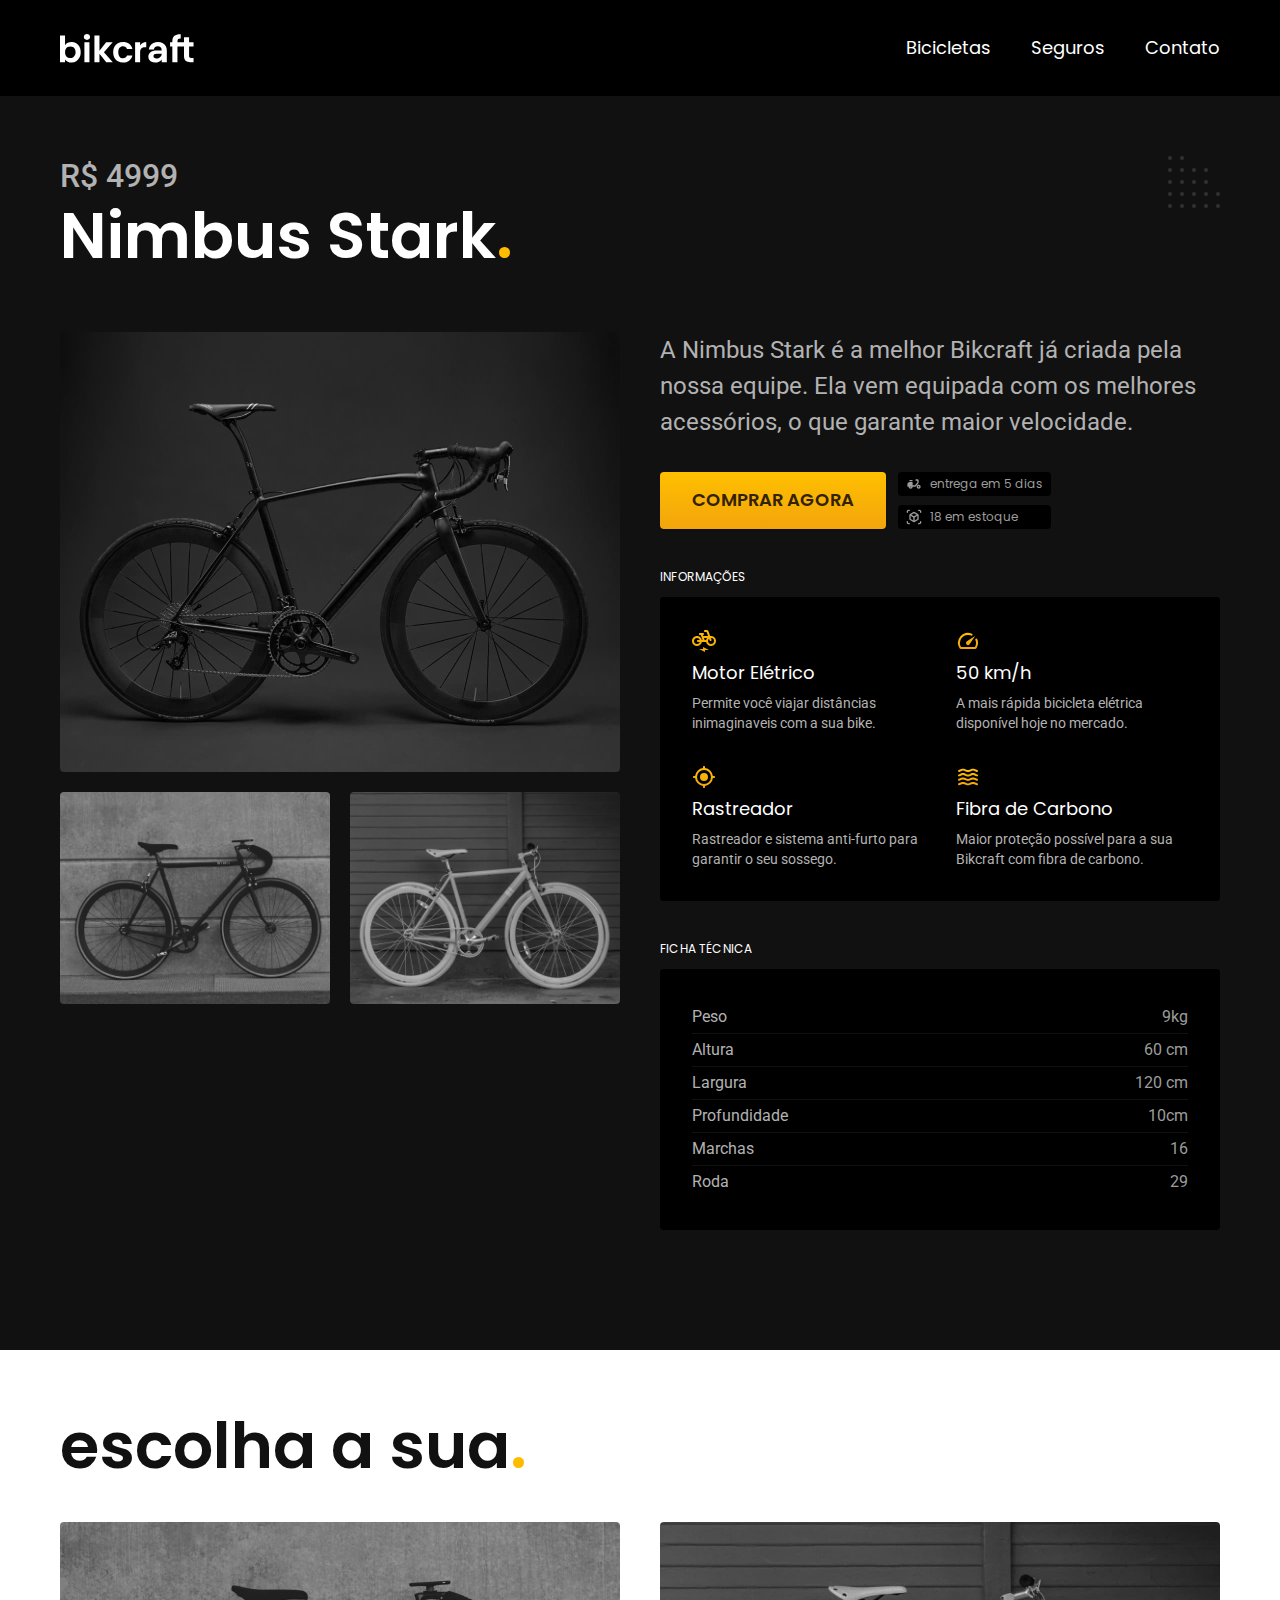
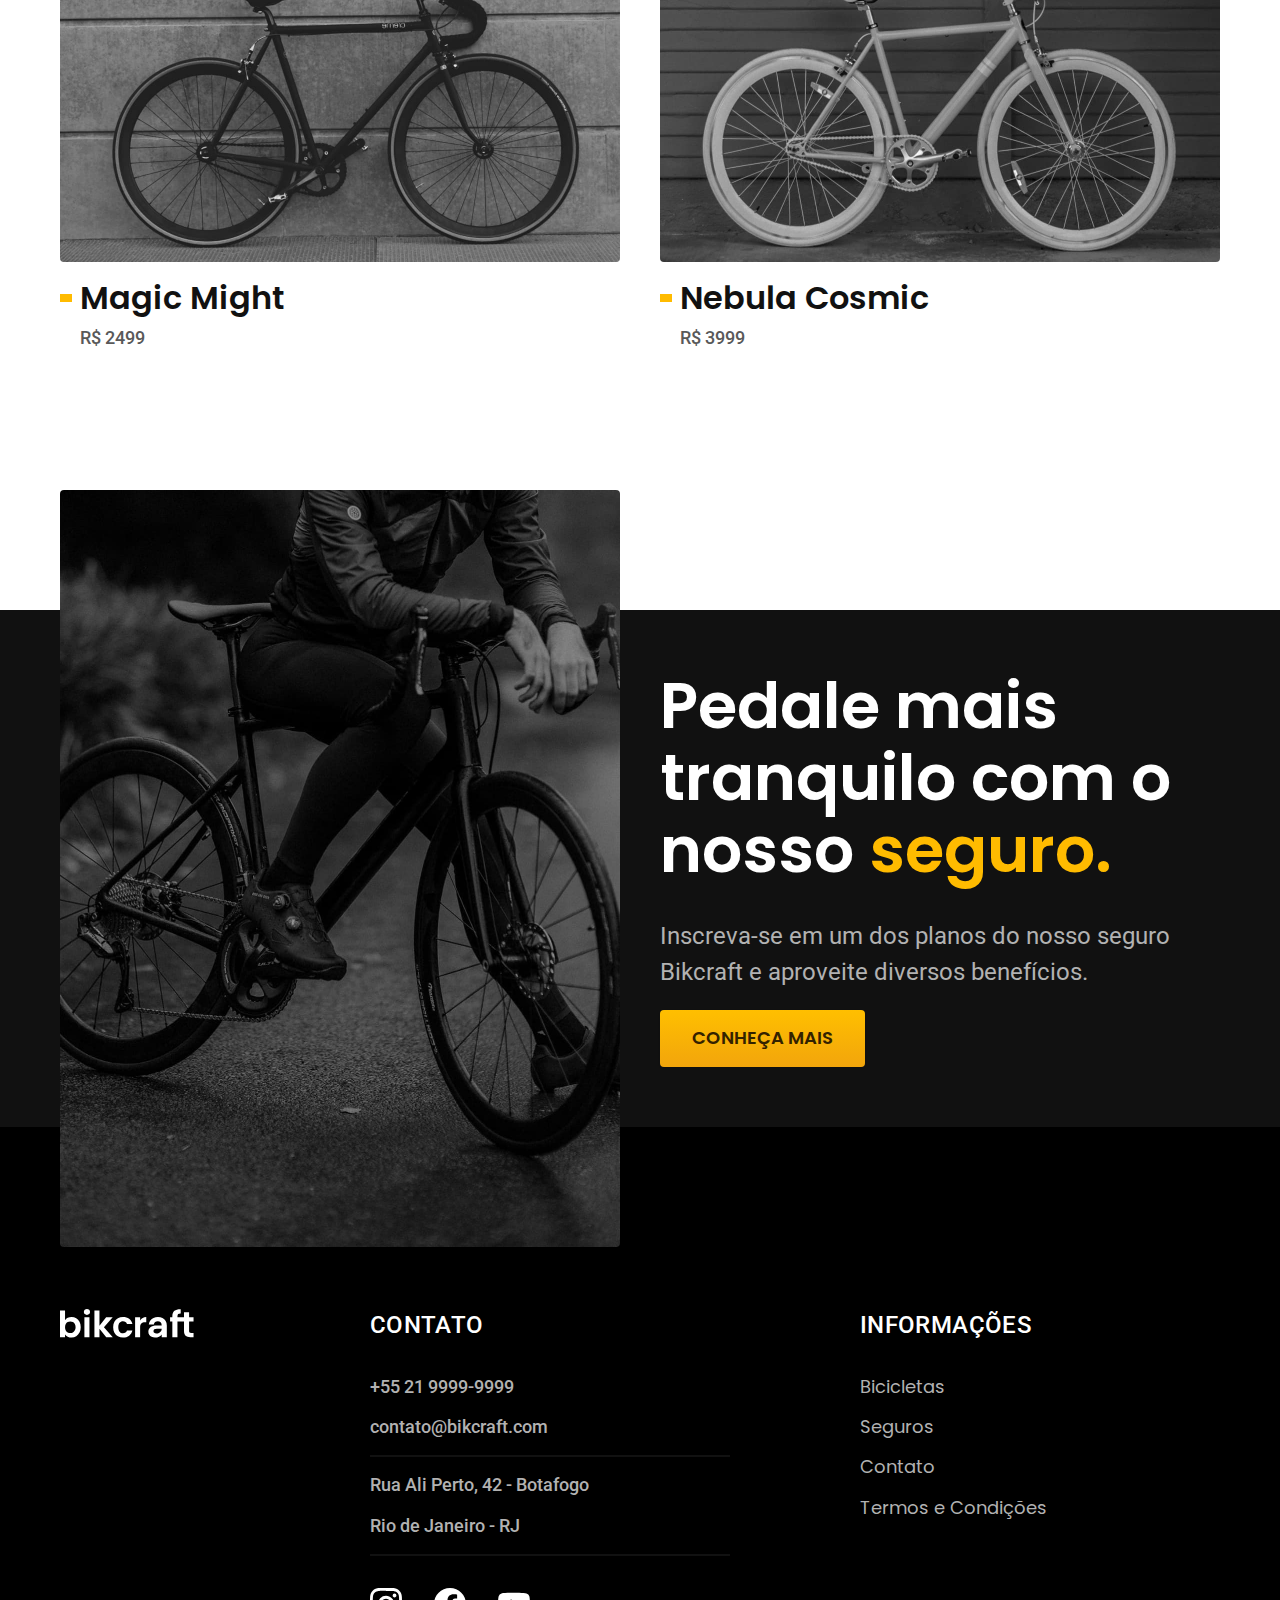
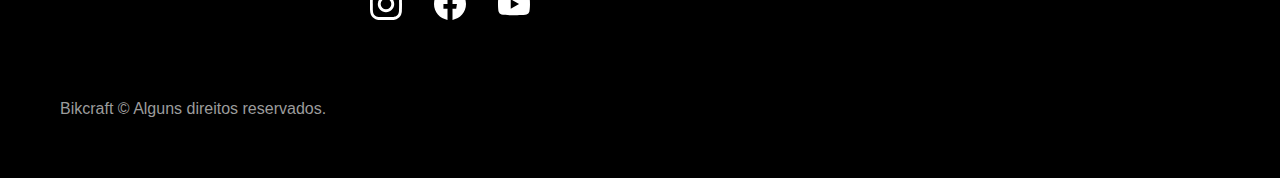
<file: bicicletas/nimbus.html>
<!DOCTYPE html>
<html lang="pt-br">

<head>
  <meta charset="UTF-8">
  <meta http-equiv="X-UA-Compatible" content="IE=edge">
  <meta name="viewport" content="width=device-width, initial-scale=1.0">
  <title>Nimbus | Bikcraft</title>
  <meta name="description" content="Termos e condições">
  <link rel="shortcut icon" href="../favicon.svg" type="svg+xml">
  <link rel="preload" href="../css/style.min.css" as="style">
  <link rel="stylesheet" href="../css/style.min.css">

  <link rel="preconnect" href="https://fonts.googleapis.com">
  <link rel="preconnect" href="https://fonts.gstatic.com" crossorigin>
  <link href="https://fonts.googleapis.com/css2?family=Merriweather:ital,wght@1,900&family=Poppins:wght@400;600&family=Roboto:wght@400;500&display=swap" rel="stylesheet">
  <script> document.documentElement.classList.add('js');</script>
</head>

<body id="bicicleta">
  <header class="header-bg">
    <div class="container header">
      <a href="../"><img src="../img/bikcraft.svg" alt="bikcraft">
      </a>

      <nav aria-label="primaria">
        <ul class="header-menu font-1-m cor-0">
          <li><a href="../bicicletas.html">Bicicletas</a></li>
          <li><a href="../seguros.html">Seguros</a></li>
          <li><a href="../contato.html">Contato</a></li>
        </ul>
      </nav>
    </div>
  </header>

  <main class="titulo-bg">
    <div>
      <div class="titulo container">
        <p class="font-2-xl cor-5">R$ 4999</p>
        <h1 class="font-1-xxl cor-0">Nimbus Stark<span class="cor-p1">.</span></h1>
      </div>
    </div>
    <div class="bicicleta container">
      <div class="bicicleta-imagens">
        <img src="../img/bicicleta/nimbus1.jpg" alt="Bicicleta 1">
        <img src="../img/bicicleta/nimbus2.jpg" alt="Bicicleta 2">
        <img src="../img/bicicleta/nimbus3.jpg" alt="Bicicleta 3">
      </div>
      <div class="bicicleta-conteudo">
        <p class="font-2-l cor-5">A Nimbus Stark é a melhor Bikcraft já criada pela nossa equipe. Ela vem equipada com os melhores acessórios, o que garante maior velocidade.</p>
        <div class="bicicleta-comprar">
          <a class="botao" href="../orcamento.html?tipo=bikcraft&produto=nimbus">Comprar Agora</a>
          <span class="font-1-xs cor-6"> <img src="../img/icones/entrega.svg" alt=""> entrega em 5 dias</span>
          <span class="font-1-xs cor-6"> <img src="../img/icones/estoque.svg" alt=""> 18 em estoque</span>
        </div>
        <h2 class="font-1-xs cor-0">Informações</h2>
        <ul class="bicicleta-informacoes">
          <li>
            <img src="../img/icones/eletrica.svg" alt="">
            <h3 class="font-1-m cor-0">Motor Elétrico</h3>
            <p class="font-2-xs cor-5">Permite você viajar distâncias inimaginaveis com a sua bike.</p>
          </li>
          <li>
            <img src="../img/icones/velocidade.svg" alt="">
            <h3 class="font-1-m cor-0">50 km/h</h3>
            <p class="font-2-xs cor-5">A mais rápida bicicleta elétrica disponível hoje no mercado.</p>
          </li>
          <li>
            <img src="../img/icones/rastreador.svg" alt="">
            <h3 class="font-1-m cor-0">Rastreador</h3>
            <p class="font-2-xs cor-5">Rastreador e sistema anti-furto para garantir o seu sossego.</p>
          </li>
          <li>
            <img src="../img/icones/carbono.svg" alt="">
            <h3 class="font-1-m cor-0">Fibra de Carbono</h3>
            <p class="font-2-xs cor-5">Maior proteção possível para a sua Bikcraft com fibra de carbono.</p>
          </li>
        </ul>
        <h2 class="font-1-xs cor-0">Ficha Técnica</h2>
        <ul class="bicicleta-ficha font-2-s cor-5">
          <li>Peso <span>9kg</span></li>
          <li>Altura <span>60 cm</span></li>
          <li>Largura <span>120 cm</span></li>
          <li>Profundidade <span>10cm</span></li>
          <li>Marchas <span>16</span></li>
          <li>Roda <span>29</span></li>
        </ul>
      </div>
    </div>
  </main>

  <article class="bicicletas-lista container">
    <h2 class="font-1-xxl">escolha a sua<span class="cor-p1">.</span></h2>

    <ul>
      <li>
        <a href="./magic.html">
          <img src="../img/bicicletas/magic.jpg" alt="Bicicleta preta">
          <h3 class="font-1-xl">Magic Might</h3>
          <span class="font-2-m cor-8">R$ 2499</span>
        </a>
      </li>
      <li>
        <a href="./nebula.html">
          <img src="../img/bicicletas/nebula.jpg" alt="Bicicleta preta">
          <h3 class="font-1-xl">Nebula Cosmic</h3>
          <span class="font-2-m cor-8">R$ 3999</span>
        </a>
      </li>
    </ul>
  </article>

  <article class="seguro-bg">
    <div class="seguro container">
      <div class="seguro-imagem">
        <img src="../img/fotos/seguros.jpg" alt="Pessoa parada em cima de uma bicicleta">
      </div>
      <div class="seguro-conteudo">
        <h2 class="font-1-xxl cor-0">Pedale mais tranquilo com o nosso <span class="cor-p1">seguro.</span></h2>
        <p class="font-2-l cor-5">Inscreva-se em um dos planos do nosso seguro Bikcraft e aproveite diversos benefícios.</p>
        <a class="botao" href="../seguros.html">Conheça Mais</a>
      </div>
    </div>
  </article>

  <footer class="footer-bg">
    <div class="footer container">
      <img src="../img/bikcraft.svg" alt="Bikcraft">
      <div class="footer-contato">
        <h3 class="font-2-l-b cor-0">Contato</h3>
        <ul class="font-2-m cor-5">
          <li><a href="tel:+55219999999">+55 21 9999-9999</a></li>
          <li><a href="mailto:contato@bikcraft.com">contato@bikcraft.com</a></li>
          <li>Rua Ali Perto, 42 - Botafogo</li>
          <li>Rio de Janeiro - RJ</li>
        </ul>
        <div class="footer-redes">
          <a href="../">
            <img src="../img/redes/instagram.svg" alt="Instagram">
          </a>
          <a href="../">
            <img src="../img/redes/facebook.svg" alt="Facebook">
          </a>
          <a href="../">
            <img src="../img/redes/youtube.svg" alt="Youtube">
          </a>
        </div>
      </div>
      <div class="footer-informacoes">
        <h3 class="font-2-l-b cor-0">Informações</h3>
        <nav>
          <ul class="font-1-m cor-5">
            <li><a href="../bicicletas.html">Bicicletas</a></li>
            <li><a href="../seguros.html">Seguros</a></li>
            <li><a href="../contato.html">Contato</a></li>
            <li><a href="../termos.html">Termos e Condições</a></li>
          </ul>
        </nav>
      </div>
      <p class="footer-copy cont-2-m cor-6">Bikcraft © Alguns direitos reservados.</p>
    </div>
  </footer>

  <script src="../js/script.js"></script>
</body>

</html>
</file>
<file: css/style.min.css>
body{margin:0;font-family:Arial,Helvetica,sans-serif;color:#111}blockquote,dd,h1,h2,h3,h4,p,ul{margin:0}ul{padding:0;list-style:none}a{text-decoration:none;color:inherit}img{max-width:100%;height:auto;display:block}img[src$=".jpg"]{border-radius:4px}.font-1-xs{font:400 0.75rem/1.33 Poppins,sans-serif}.font-2-xs{font:400 0.875rem/1.43 Roboto,sans-serif}.font-1-s{font:400 1rem/1.5 Poppins,sans-serif}.font-2-s{font:400 1rem/1.5 Roboto,sans-serif}.font-1-m,.font-1-m-b{font:400 1.125rem/1.35 Poppins,sans-serif}.font-1-m-b{font-weight:600}.font-2-m{font:500 1.125rem/1.35 Roboto,sans-serif}.font-1-l{font:500 1.5rem/1.5 Poppins,sans-serif}.font-2-l,.font-2-l-b{font:400 1.5rem/1.5 Roboto,sans-serif}.font-2-l-b{font-weight:500;letter-spacing:.015em;text-transform:uppercase}.font-1-xl{font:600 2rem/1.25 Poppins,sans-serif}.font-2-xl{font:500 2rem/1.25 Roboto,sans-serif}.font-1-xxl{font:600 4rem/1.125 Poppins,sans-serif}@media (max-width:1200px){.font-1-xxl{font-size:3rem}.font-2-l,.font-2-l-b{font-size:1.125rem}}@media (max-width:800px){.font-1-xxl{font-size:2rem}.font-1-xl,.font-2-xl{font-size:1.5rem}}:root{--cor-0:#fff;--cor-1:#f7f7f7;--cor-2:#ededed;--cor-3:#dedede;--cor-4:#ccc;--cor-5:#b2b2b2;--cor-6:#9c9c9c;--cor-7:#717171;--cor-8:#595959;--cor-9:#404040;--cor-10:#2e2e2e;--cor-11:#111;--cor-12:#000;--cor-p1:#ffbb00;--cor-p2:#e4a30b;--cor-p3:#a66f00;--cor-p4:#664400;--cor-p5:#332200}.cor-0{color:var(--cor-0)}.cor-1{color:var(--cor-1)}.cor-2{color:var(--cor-2)}.cor-3{color:var(--cor-3)}.cor-4{color:var(--cor-4)}.cor-5{color:var(--cor-5)}.cor-6{color:var(--cor-6)}.cor-7{color:var(--cor-7)}.cor-8{color:var(--cor-8)}.cor-9{color:var(--cor-9)}.cor-10{color:var(--cor-10)}.cor-11{color:var(--cor-11)}.cor-12{color:var(--cor-12)}.cor-p1{color:var(--cor-p1)}.cor-p2{color:var(--cor-p2)}.cor-p3{color:var(--cor-p3)}.cor-p4{color:var(--cor-p4)}.cor-p5{color:var(--cor-p5)}.js .fadeInDown{transform:translate3d(0,-20px,0)}.js .fadeInUp{transform:translate3d(0,20px,0)}.js .fadeInRight{transform:translate3d(20px,0,0)}.js .fadeInLeft{transform:translate3d(-20px,0,0)}.js [data-anime]{opacity:0}.js .anime{opacity:1;transform:none;transition:transform .8s,opacity .8s}.header-bg{background:var(--cor-12)}.header{display:flex;flex-wrap:wrap;gap:20px;justify-content:space-between;align-items:center;padding-top:20px;padding-bottom:20px}.header-menu{display:flex;flex-wrap:wrap;gap:40px}.header-menu a{display:inline-block;padding:16px 0;position:relative}.header-menu a::after{content:"";display:block;width:0;height:2px;background:var(--cor-0);margin-top:4px;transition:.3s;position:absolute}.header-menu a.ativo::after,.header-menu a:hover::after{width:100%}@media (max-width:800px){.header-menu{gap:20px}.header-menu a{background:var(--cor-11);padding:12px 16px;border-radius:4px}.header-menu a:hover{background:var(--cor-10)}.header a::after{display:none}}@media (max-width:600px){.header-menu{gap:12px}.header-menu a{padding:8px 12px;font-size:14px}}.footer-bg{background:var(--cor-12)}.footer{display:grid;grid-template-columns:3fr 5fr 4fr;gap:40px;padding-top:60px;padding-bottom:60px}.footer h3{margin-bottom:32px}.footer-contato ul{margin-bottom:32px}.footer-contato li:nth-child(2n):after{content:"";display:block;max-width:360px;height:2px;background:var(--cor-11);margin-top:16px}.footer li{margin-bottom:16px}.footer-redes{display:flex;gap:32px}.footer a:hover{color:var(--cor-0)}.footer-copy{grid-column:1/-1;margin-top:40px}@media (max-width:800px){.footer>img{display:none}.footer{grid-template-columns:1fr 1fr}}@media (max-width:600px){.footer{grid-template-columns:1fr;gap:60px}.footer-copy{margin-top:0}}.container{box-sizing:border-box;max-width:1200px;padding-left:20px;padding-right:20px;margin-left:auto;margin-right:auto}.botao{display:inline-block;padding:16px 32px;background:linear-gradient(#ffbf00,#f2a50c);border-radius:4px;box-shadow:0 1px 2px rgba(0,0,0,.1);text-transform:uppercase;color:var(--cor-p5);font:600 1.125rem/1.35 Poppins,sans-serif;max-width:max-content;border:none;cursor:pointer}.botao:hover{background:linear-gradient(#ffb60d,#e59317)}.botao.secundario{background:var(--cor-10);color:var(--cor-2)}.botao.secundario:hover{background:var(--cor-9)}.botao.seta{display:flex;align-items:center}.botao.seta::after{content:"";display:inline-block;width:18px;height:10px;margin-left:12px;background:url("../img/icones/seta.svg");transition:transform .2s}.botao.seta:hover::after{transform:translateX(4px)}@media (max-width:600px){.botao{padding:12px 16px;font-size:1rem}}.link{display:inline-block;color:var(--cor-p1);font:500 1.5rem/1.5 Poppins,sans-serif;text-transform:uppercase}.link::after{content:"";display:block;width:100%;height:4px;background:currentColor}.link:hover{color:var(--cor-0)}.titulo-bg{padding-top:60px;padding-bottom:60px;background:var(--cor-11)}.titulo{background:url(../img/dec/top-right.svg) no-repeat top right 20px}.titulo p{margin-bottom:4px}@media (max-width:800px){.titulo-bg{padding-top:40px;padding-bottom:40px}.titulo p{font-size:1rem;text-transform:lowercase;font-weight:400}}.form{display:grid;grid-template-columns:1fr 1fr;gap:20px}.form label{display:block;font:400 1rem/1.5 Poppins,sans-serif;margin-bottom:4px}.form .col-2{grid-column:span 2}.form input[type=email],.form input[type=text],.form textarea{font:400 1rem/1.5 Roboto,sans-serif;background:var(--cor-1);border:1px solid var(--cor-2);padding:12px;border-radius:4px;width:100%;box-sizing:border-box}.form input[type=email]:focus,.form input[type=text]:focus,.form textarea:focus{outline:0;border-color:var(--cor-p1);background:var(--cor-0);box-shadow:0 0 0 2px #fea}@media (max-width:600px){.form{grid-template-columns:1fr}.form .col-2{grid-column:1}}.introducao-bg{background:var(--cor-12) url(../img/dec/bottom-left.svg) no-repeat bottom 160px left 20px;box-shadow:inset 0 -120px var(--cor-0)}.introducao{display:grid;grid-template-columns:1fr 1fr;gap:0 40px}.introducao-conteudo{align-self:end;padding-bottom:200px}.introducao img{width:100%;height:100%;object-fit:cover;border-radius:4px}.introducao h1{margin-bottom:32px}.introducao p{margin-bottom:20px}@media (max-width:800px){.introducao-bg{background:var(--cor-11);padding-top:40px;box-shadow:inset 0 -60px var(--cor-0)}.introducao{grid-template-columns:1fr;gap:32px}.introducao-conteudo{padding-bottom:0}.introducao h1{margin-bottom:16px}.introducao img{height:300px;width:100%}}.tecnologia-bg{background:var(--cor-11);box-shadow:inset 0 80px var(--cor-0),inset 0 -80px var(--cor-0)}.tecnologia{display:grid;grid-template-columns:1fr 1fr;gap:40px}.tecnologia-imagem img{width:100%;height:100%;object-fit:cover;object-position:left}.tecnologia-conteudo{padding-top:160px;padding-bottom:160px}.tecnologia-conteudo>span{display:block;margin-bottom:20px}.tecnologia-conteudo h2{margin-bottom:32px}.tecnologia-conteudo>p{margin-bottom:20px}.tecnologia a{margin-bottom:80px}.tecnologia-vantagens{display:flex;gap:40px}.tecnologia-vantagens h3{margin-bottom:8px;width:max-content}.tecnologia-vantagens img{width:24px;margin-bottom:8px}@media (max-width:800px){.tecnologia-bg{box-shadow:initial}.tecnologia{grid-template-columns:1fr}.tecnologia-conteudo{padding-top:60px;padding-bottom:60px}.tecnologia-imagem{display:none}.tecnologia a{margin-bottom:60px}}@media (max-width:600px){.tecnologia-vantagens{flex-direction:column}}.parceiros{padding-top:60px;padding-bottom:120px}.parceiros h2{margin-bottom:60px}.parceiros ul{padding:0 20px;max-width:1400px;display:grid;grid-template-columns:repeat(4,1fr);margin:0 auto}.parceiros li{display:flex;padding:32px;border-left:2px solid var(--cor-2)}.parceiros img{margin:auto}.parceiros li:first-child,.parceiros li:nth-child(5){border-left:none}.parceiros li:nth-child(n+5){border-top:2px solid var(--cor-2)}@media (max-width:800px){.parceiros{padding-bottom:60px}.parcerios li{padding:20px}.parceiros h2{margin-bottom:20px}.parceiros ul{grid-template-columns:repeat(2,1fr)}.parceiros li:nth-child(n+3){border-top:2px solid var(--cor-2)}.parceiros li:nth-child(odd){border-left:none}}.depoimento{display:grid;grid-template-columns:1fr 1fr;background:var(--cor-p1);overflow:hidden}.depoimento img{width:100%;height:100%;object-fit:cover;border-radius:0}.depoimento-conteudo{padding:40px 40px 80px 80px;align-self:end;background:url(../img/dec/bottom-right-p.svg) no-repeat bottom 40px right 40px}.depoimento-conteudo p{max-width:32ch;font-family:Merriweather,serif;font-style:italic;font-weight:900;margin-bottom:32px;position:relative}.depoimento p::after,.depoimento p::before{font-size:5rem;color:var(--cor-p2);position:absolute}.depoimento p::before{content:"“";left:-50px;top:-20px}.depoimento p::after{content:"”"}@media (min-width:1200px){.depoimento img{max-height:520px}}@media (max-width:800px){.depoimento{grid-template-columns:1fr;text-align:center}.depoimento img{max-height:200px}.depoimento-conteudo{padding:40px 20px;margin:auto}}.bicicletas-lista{padding-top:60px;padding-bottom:120px}.bicicletas-lista h2{margin-bottom:40px}.bicicletas-lista ul{display:flex;gap:40px;padding:0 20px 20px 20px;max-width:1400px;margin-left:auto;margin-right:auto;overflow-x:auto}#bicicleta .bicicletas-lista ul{padding:0 0 20px 0}.bicicletas-lista li{flex:1;min-width:280px}.bicicletas-lista a{display:block}.bicicletas-lista img{margin-bottom:16px}.bicicletas-lista h3{margin-bottom:8px;display:flex;align-items:center}.bicicletas-lista h3::before{content:"";display:inline-block;height:8px;width:12px;margin-right:8px;background:var(--cor-p1);transition:width .2s}.bicicletas-lista a:hover h3::before{width:24px}.bicicletas-lista li span{padding-left:20px}@media (max-width:800px){.bicicletas-lista{padding-bottom:60px}.bicicletas-lista ul{gap:20px}}.bicicletas-bg{background:linear-gradient(to right,var(--cor-0) 30%,var(--cor-11) 0)}.bicicletas{display:grid;grid-template-columns:1fr 1fr;gap:40px;padding-top:60px;padding-bottom:60px;background:url(../img/dec/top-right.svg) no-repeat top 40px right 20px}.bicicletas-imagem{display:grid}.bicicletas-imagem img{grid-area:1/1}.bicicletas-imagem span{grid-area:1/1;place-self:start end;margin-top:20px;display:inline-block;background:var(--cor-12);padding:8px 16px 8px 8px;border-radius:4px 0 0 4px}.bicicletas-conteudo{display:grid;grid-template-columns:1fr auto;align-content:start}.bicicletas h2,.bicicletas p{grid-column:1/-1}.bicicletas h2{margin-bottom:20px}.bicicletas h2::before{content:"";display:block;width:12px;height:8px;background:var(--cor-p1);margin-bottom:8px}.bicicletas p{margin-bottom:32px}.bicicletas a{place-self:end}.bicicletas li{display:flex;align-items:center}.bicicletas ul{display:grid;gap:16px}.bicicletas-conteudo img{width:24px;margin-right:8px}@media (max-width:800px){.bicicletas-bg{background:var(--cor-11)}.bicicletas{grid-template-columns:1fr;gap:20px;padding-top:40px;padding-bottom:40px}}@media (max-width:600px){.bicicletas-conteudo{grid-template-columns:1fr}.bicicletas ul{font-size:1rem;grid-template-columns:1fr 1fr;margin-bottom:32px}.bicicletas a{place-self:start}}.bicicleta{display:grid;grid-template-columns:1fr 1fr;align-items:start;gap:40px;padding-top:60px;padding-bottom:60px}#bicicleta .titulo p{text-transform:uppercase}.bicicleta-imagens{display:flex;flex-wrap:wrap;gap:20px}.bicicleta-imagens img{flex:1;min-width:200px}.bicicleta-imagens img:first-child{min-width:100%}.bicicleta-conteudo>p{margin-bottom:32px}.bicicleta-comprar{display:grid;grid-template-columns:max-content auto;align-items:center;justify-content:start;gap:8px 12px;margin-bottom:40px}.bicicleta-comprar a{grid-row:span 2}.bicicleta-comprar span{display:flex;align-items:center;background:var(--cor-12);gap:8px;padding:4px 8px;border-radius:4px}.bicicleta-conteudo h2{text-transform:uppercase;letter-spacing:.015em;margin-bottom:12px}.bicicleta-ficha,.bicicleta-informacoes{padding:32px;background:var(--cor-12);border-radius:4px}.bicicleta-informacoes{margin-bottom:40px;display:grid;grid-template-columns:1fr 1fr;gap:32px}.bicicleta-informacoes img{width:24px;margin-bottom:8px}.bicicleta-informacoes h3{margin-bottom:8px}.bicicleta-ficha li{padding:4px 0;display:flex;justify-content:space-between;border-bottom:1px solid var(--cor-11)}.bicicleta-ficha li:last-child{border-bottom:none}.bicicleta-ficha span{color:var(--cor-6)}@media (max-width:800px){.bicicleta{grid-template-columns:1fr;padding-top:40px;padding-bottom:40px}.bicicleta-imagens{grid-row:2}}@media (max-width:400px){.bicicleta-informacoes{grid-template-columns:1fr}.bicicleta-comprar{grid-template-columns:1fr}}.seguro-bg{background:var(--cor-11);box-shadow:inset 0 120px var(--cor-0),inset 0 -120px var(--cor-12)}.seguro{display:grid;grid-template-columns:1fr 1fr;gap:40px}.seguro-imagem img{width:100%;height:100%;object-fit:cover}.seguro-conteudo{padding-top:180px;padding-bottom:180px}.seguro h2{margin-bottom:32px}.seguro p{margin-bottom:20px}@media (max-width:800px){.seguro-bg{box-shadow:inset 0 -60px var(--cor-12)}.seguro{grid-template-columns:1fr}.seguro-conteudo{grid-row:1;padding-top:40px;padding-bottom:0}}.seguros-bg{background:var(--cor-11)}.seguros{padding-top:60px;padding-bottom:60px;display:grid;grid-template-columns:1fr 1fr;gap:40px;align-items:center}#seguros .seguros{padding-top:0}.seguros h2{grid-column:1/-1}.seguros-item{background:var(--cor-12);padding:32px 32px 32px 60px;display:grid;grid-template-columns:1fr auto;border-radius:4px}.seguros-item h3{margin-bottom:40px}.seguros-item span{grid-column:2;display:block;text-align:right}.seguros-item ul{grid-column:1/-1;margin-bottom:32px}.seguros-item li{display:flex;align-items:center;position:relative}.seguros-item li+li{margin-top:20px}.seguros-item li::before{content:"";display:inline-block;width:13px;height:9px;background-image:url(../img/icones/lista.svg);position:absolute;left:-21px}.seguros-item a{grid-column:1/-1;margin-bottom:32px}@media (max-width:800px){.seguros{grid-template-columns:1fr}}.vantagens-bg{background:var(--cor-12)}.vantagens{padding-top:120px;padding-bottom:120px}.vantagens h2{margin-bottom:60px}.vantagens ul{display:grid;grid-template-columns:repeat(auto-fit,minmax(280px,max-content));gap:40px 80px}.vantagens h3,.vantagens img{margin-bottom:8px}@media (max-width:800px){.vantagens{padding-top:60px;padding-bottom:60px}.vantagens h2{margin-bottom:40px}.vantagens ul{gap:20px}}.perguntas{padding-top:120px;padding-bottom:120px}.perguntas h2{margin-bottom:60px}.perguntas dl>div{padding:20px;border-radius:4px}.perguntas dl>div:nth-child(odd){background:var(--cor-1)}.perguntas button{display:grid;grid-template-columns:auto 1fr auto;align-items:center;gap:8px;cursor:pointer;border:none;background:0 0;width:100%;text-align:left}.perguntas button::before{content:"";display:inline-block;width:12px;height:8px;background:var(--cor-p1)}.perguntas button::after{content:"";display:inline-block;width:14px;height:6px;background:url(../img/icones/seta-abrir.svg);transition:.3s}.perguntas button:hover::after,.perguntas button[aria-expanded=true]::after{transform:rotate(180deg)}.js .perguntas dd{display:none}.js .perguntas dd.ativa{display:block}.perguntas dd{padding-left:20px;padding-top:16px;max-width:80ch}@media (max-width:800px){.perguntas{padding-top:60px;padding-bottom:60px}.perguntas h2{margin-bottom:40px}}#contato{background:linear-gradient(var(--cor-11) 600px,var(--cor-1) 0)}.contato{display:grid;grid-template-columns:5fr 7fr}.contato-dados,.contato-formulario{padding:60px;box-shadow:0 1px 2px rgba(0,0,0,.1)}.contato-dados{border-radius:5px 0 0 5px;background:var(--cor-12) url(../img/dec/bottom-left.svg) no-repeat bottom 20px left 20px}.contato-formulario{border-radius:0 5px 5px 0;background:var(--cor-0) url(../img/dec/bottom-right.svg) no-repeat bottom 20px right 20px}.contato-dados h2{margin-bottom:60px}.contato-endereco{margin-bottom:32px;padding-left:28px;background:url(../img/icones/local.svg) no-repeat 0 2px}.contato-endereco p{margin-bottom:8px}.contato-meios a{display:block;max-width:max-content;margin-bottom:8px;padding-left:28px}.contato-meios a:hover{color:var(--cor-0)}.contato-meios a:first-child{background:url(../img/icones/email.svg) no-repeat 0 2px}.contato-meios a:nth-child(2){margin-bottom:32px}.contato-meios a:nth-child(3){background:url(../img/icones/telefone.svg) no-repeat 0 2px;margin-bottom:60px}.contato-redes{display:flex;gap:32px;padding-left:28px}@media (max-width:800px){.contato{grid-template-columns:1fr}.contato-dados,.contato-formulario{padding:20px}.contato-dados{border-radius:5px 5px 0 0;background:var(--cor-12)}.contato-formulario{border-radius:0 0 5px 5px}.contato-dados h2,.contato-meios a:nth-child(3){margin-bottom:32px}.contato-redes{margin-bottom:12px}}.lojas{display:grid;grid-template-columns:1fr 1fr;gap:0 40px;padding-top:120px;padding-bottom:120px}.lojas h2{grid-column:1/-1;margin-bottom:60px}.lojas img{border-radius:4px 4px 0 0}.lojas-item{border-radius:4px;background:var(--cor-0);box-shadow:0 1px 2px rgba(0,0,0,.1)}.lojas-conteudo{display:grid;grid-template-columns:1fr 1fr;gap:32px 16px;padding:32px}.lojas-conteudo h3,.lojas-tempo{grid-column:1/-1}.lojas-dados{display:grid;gap:8px;border-left:2px solid var(--cor-2);padding-left:12px}.lojas-tempo{display:flex;align-items:center;gap:8px}@media (max-width:800px){.lojas{gap:20px;padding-top:60px;padding-bottom:60px}.lojas h2{margin-bottom:32px}.lojas-conteudo{grid-template-columns:1fr}}@media (max-width:600px){.lojas{grid-template-columns:1fr}}#orcamento{background:linear-gradient(var(--cor-11) 600px,var(--cor-1) 0)}.orcamento{display:grid;grid-template-columns:5fr 7fr;padding-bottom:120px}.orcamento h2{text-transform:uppercase;position:relative;display:flex;align-items:center}.orcamento h2::before{content:"";display:inline-block;width:4px;height:8px;background:var(--cor-p1);position:absolute;left:-12px}.orcamento-dados,.orcamento-produto{padding:60px;box-shadow:0 1px 2px rgba(0,0,0,.1)}.orcamento-produto{border-radius:5px 0 0 5px;background:var(--cor-12) url(../img/dec/bottom-left.svg) no-repeat bottom 20px left 20px;display:grid;grid-template-columns:1fr 1fr;gap:20px;align-content:start}.orcamento-produto>*{grid-column:1/-1}.orcamento-produto>label{grid-column:initial}.orcamento-produto label{font:400 1rem/1.5 Poppins,sans-serif;color:var(--cor-4);background:var(--cor-10);padding:12px 16px;border-radius:4px;cursor:pointer;display:grid;grid-template-columns:auto 1fr auto;align-items:center;border:1px solid var(--cor-10)}.orcamento-produto input:checked+label{background:var(--cor-0);color:var(--cor-11)}.orcamento-produto label::before{content:"";display:inline-block;box-sizing:border-box;width:12px;height:12px;border:1px solid var(--cor-6);border-radius:50%;margin-right:8px}.orcamento-produto input:checked+label::before{border-color:var(--cor-7);box-shadow:inset 0 0 0 3px var(--cor-0),inset 0 0 0 6px var(--cor-7)}.orcamento-produto label:hover{background:var(--cor-9);border-color:var(--cor-9)}.orcamento-produto input:focus+label{box-shadow:0 0 0 2px var(--cor-p1);border-color:var(--cor-12)}.orcamento-produto label span{display:none}.orcamento-produto input:checked+label span{display:inline-block}.orcamento-produto input{opacity:0;position:absolute;pointer-events:none}.orcamento-dados{border-radius:0 5px 5px 0;background:var(--cor-0) url(../img/dec/bottom-left.svg) no-repeat bottom 20px right 20px}.orcamento-conteudo{display:none}.orcamento-conteudo h2,.orcamento-dados h2:nth-of-type(n+2){margin-top:20px}#bikcraft:checked~#orcamento-bikcraft,#seguro:checked~#orcamento-seguro{display:grid;gap:20px}.orcamento-detalhes{display:none;background:var(--cor-0);padding:20px;grid-template-columns:1fr 1fr;border-radius:4px;align-items:center}.orcamento-detalhes li{display:flex;align-items:center;margin-bottom:8px}.orcamento-detalhes li img{width:16px;margin-right:8px}.orcamento-produto input:checked+label+.orcamento-detalhes{display:grid}@media (max-width:1200px){.orcamento-dados,.orcamento-produto{padding:32px}}@media (max-width:800px){.orcamento{grid-template-columns:1fr}.orcamento-produto{border-radius:5px 5px 0 0;background:var(--cor-12)}.orcamento-dados{border-radius:0 0 5px 5px}}@media (max-width:400px){.orcamento-produto{grid-template-columns:1fr}}.termos{padding-top:80px;padding-bottom:80px}.termos h2{font-weight:600;margin-bottom:20px}.termos p+h2{margin-top:40px}.termos p{max-width:75ch;margin-bottom:24px}
</file>
